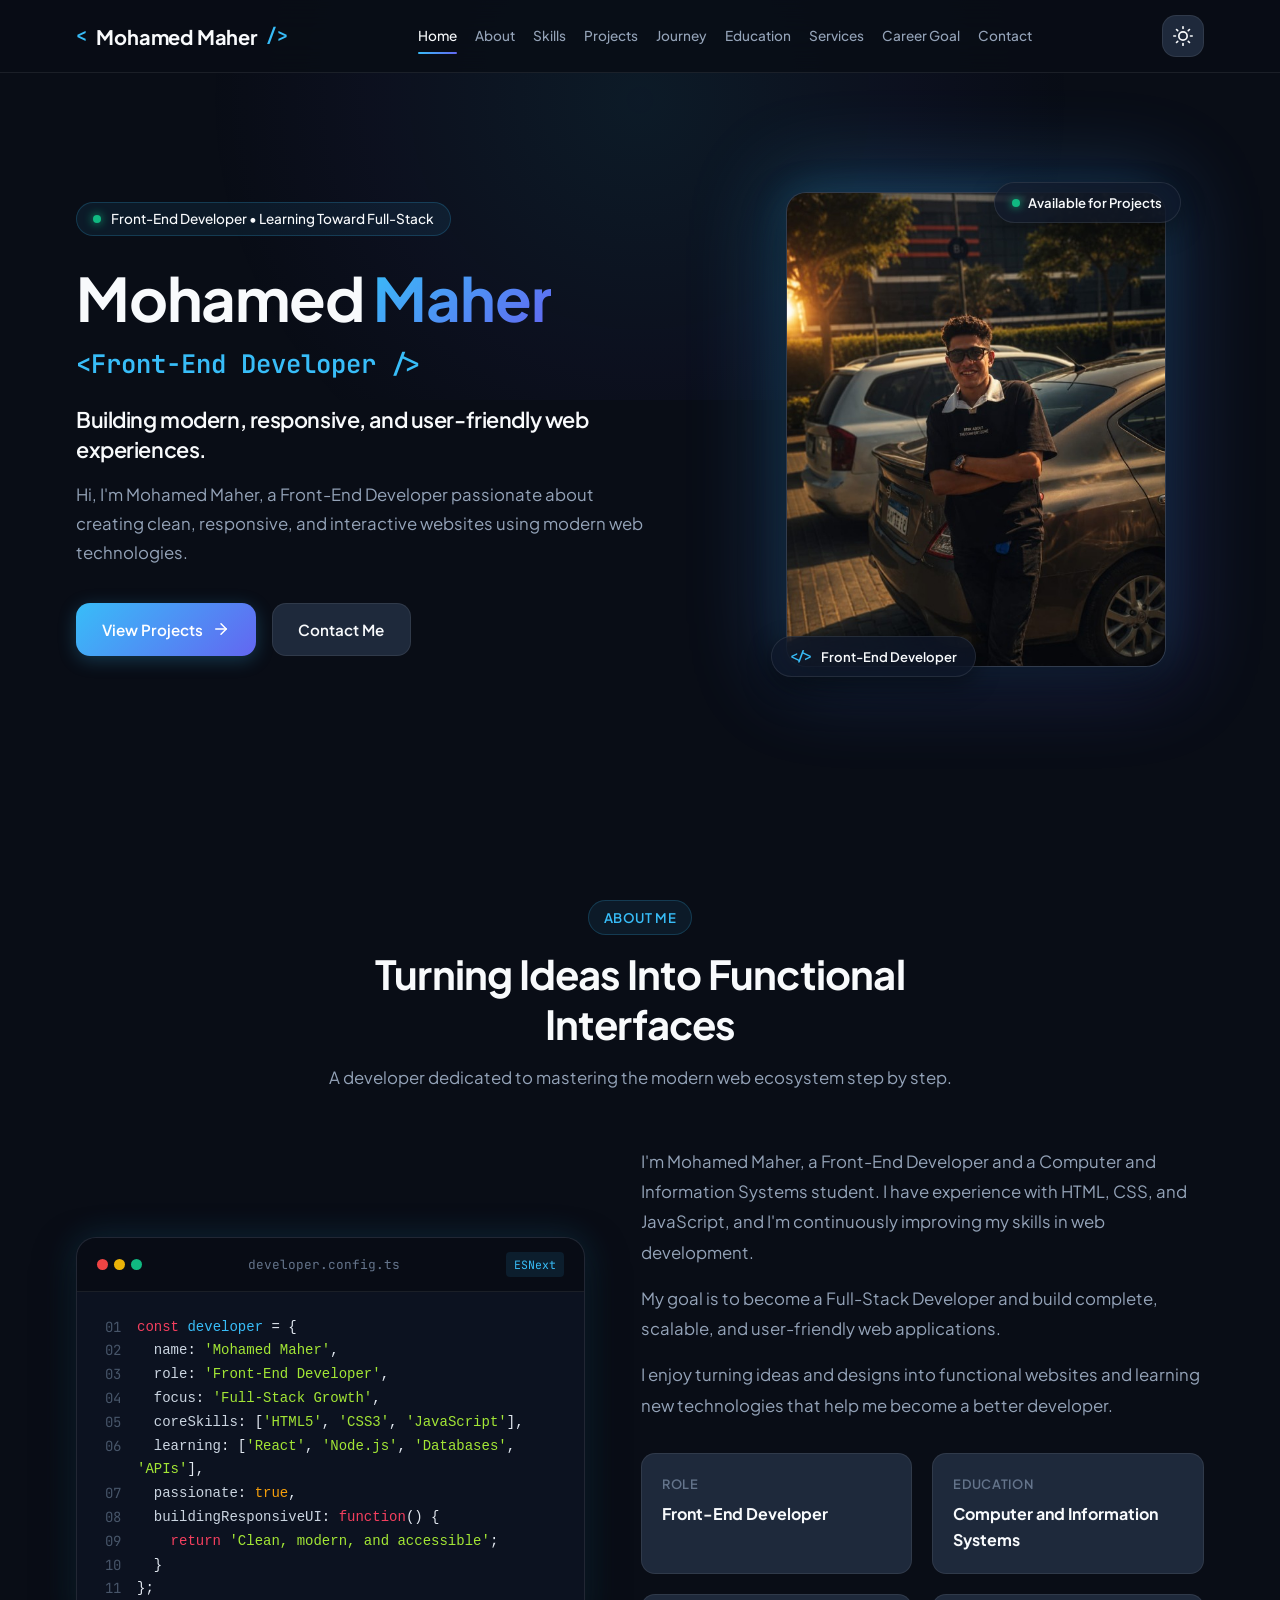
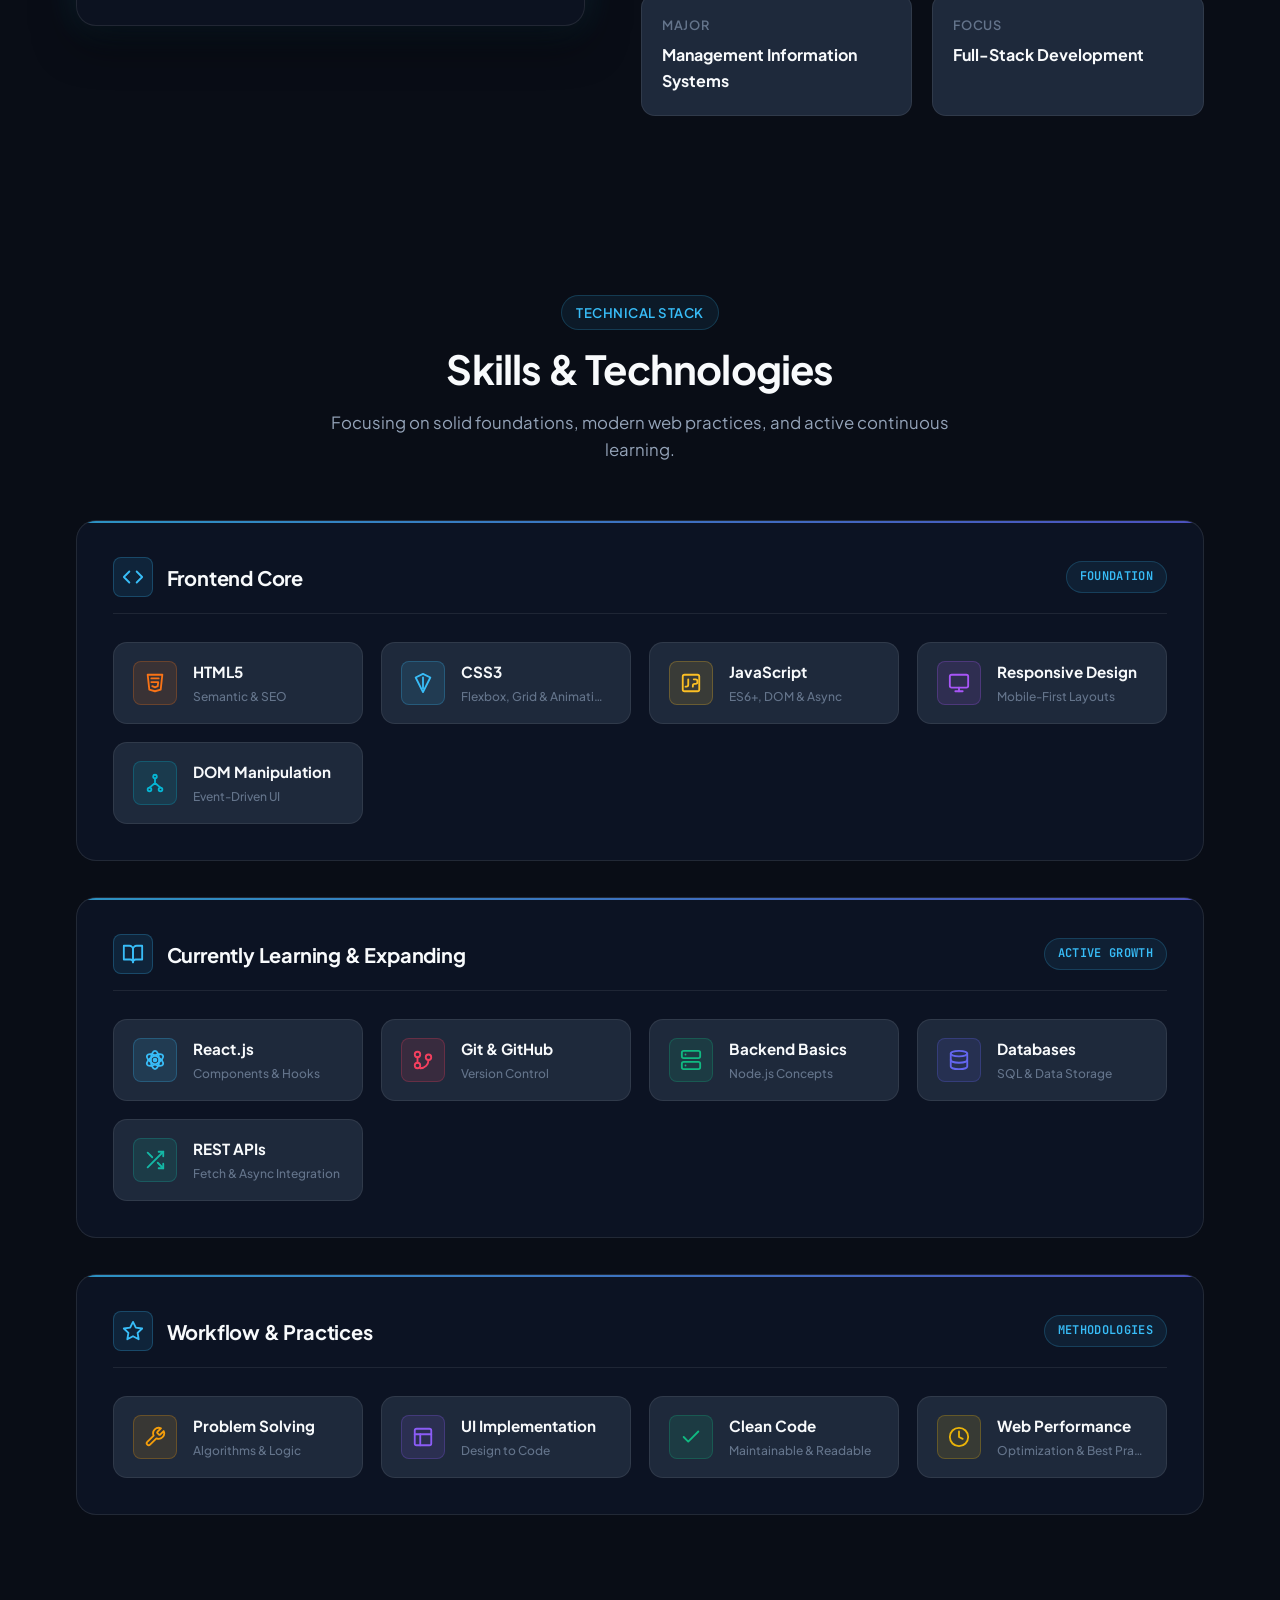
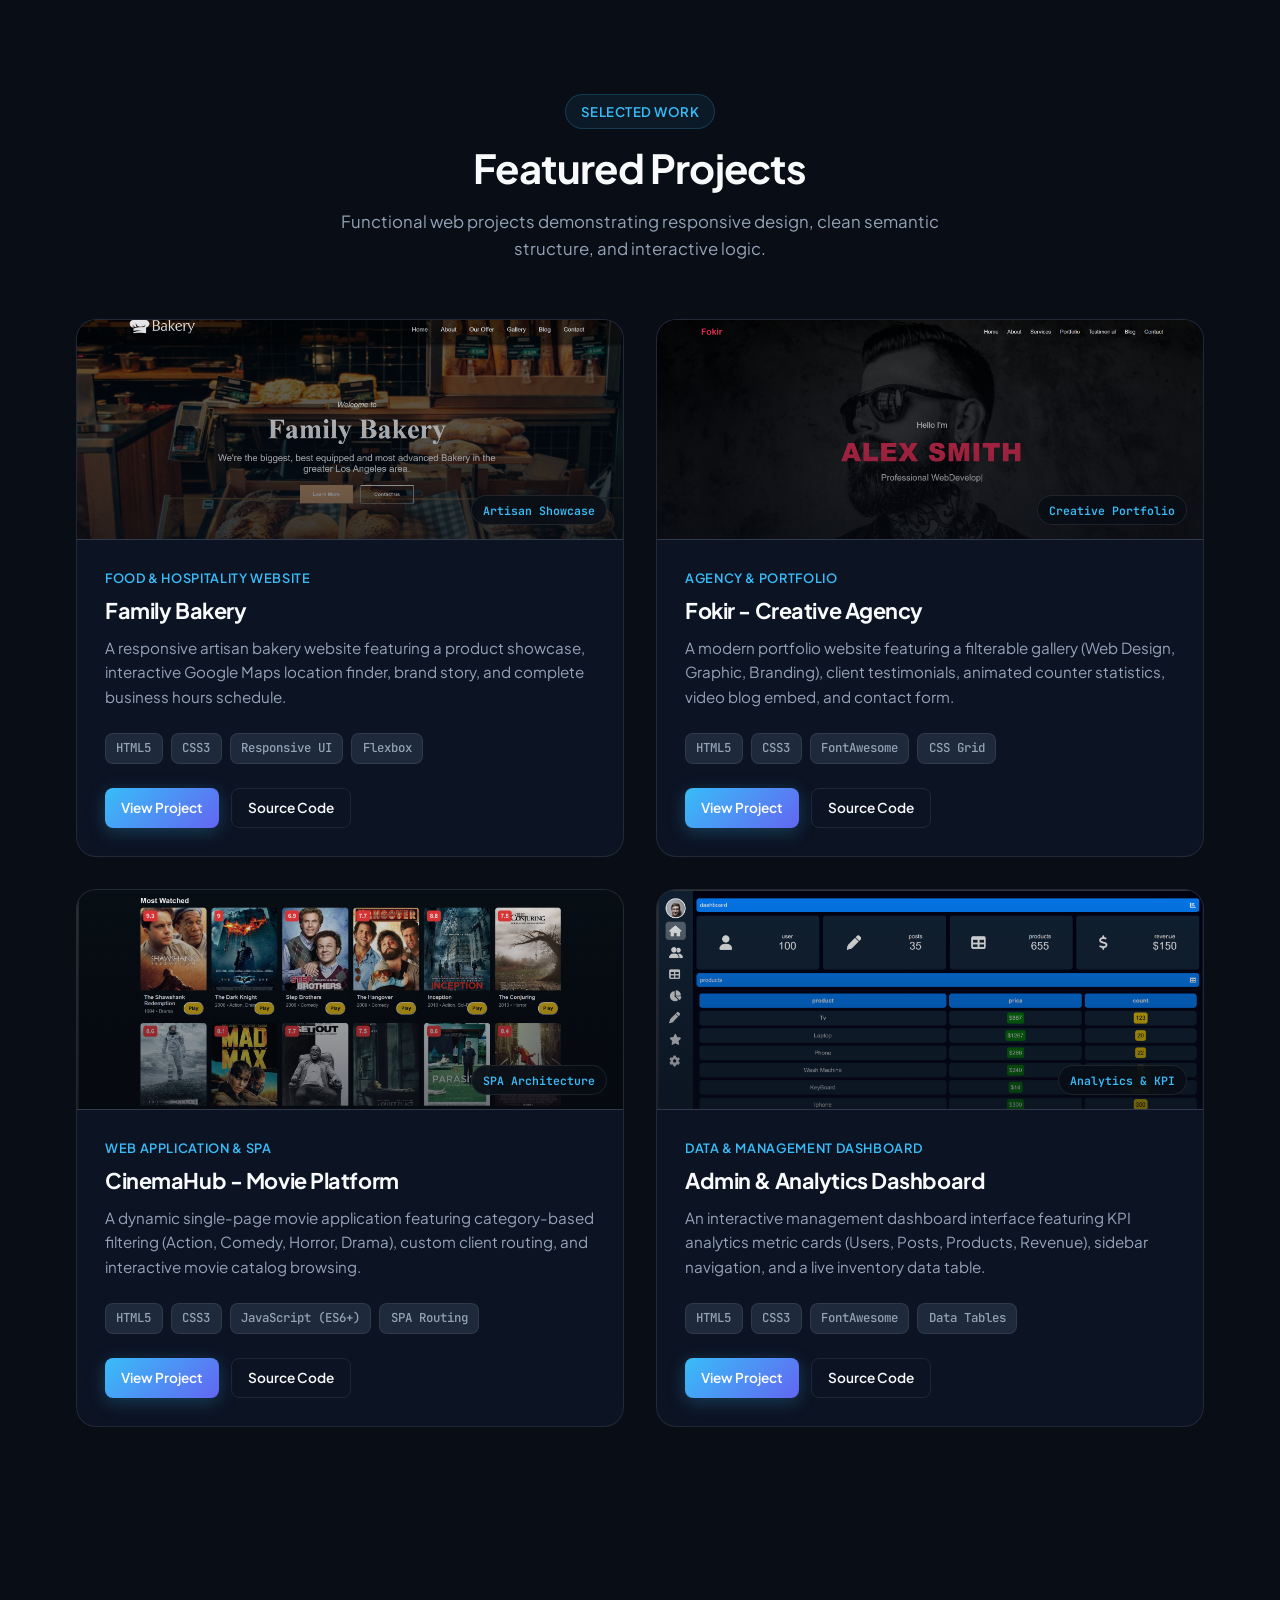
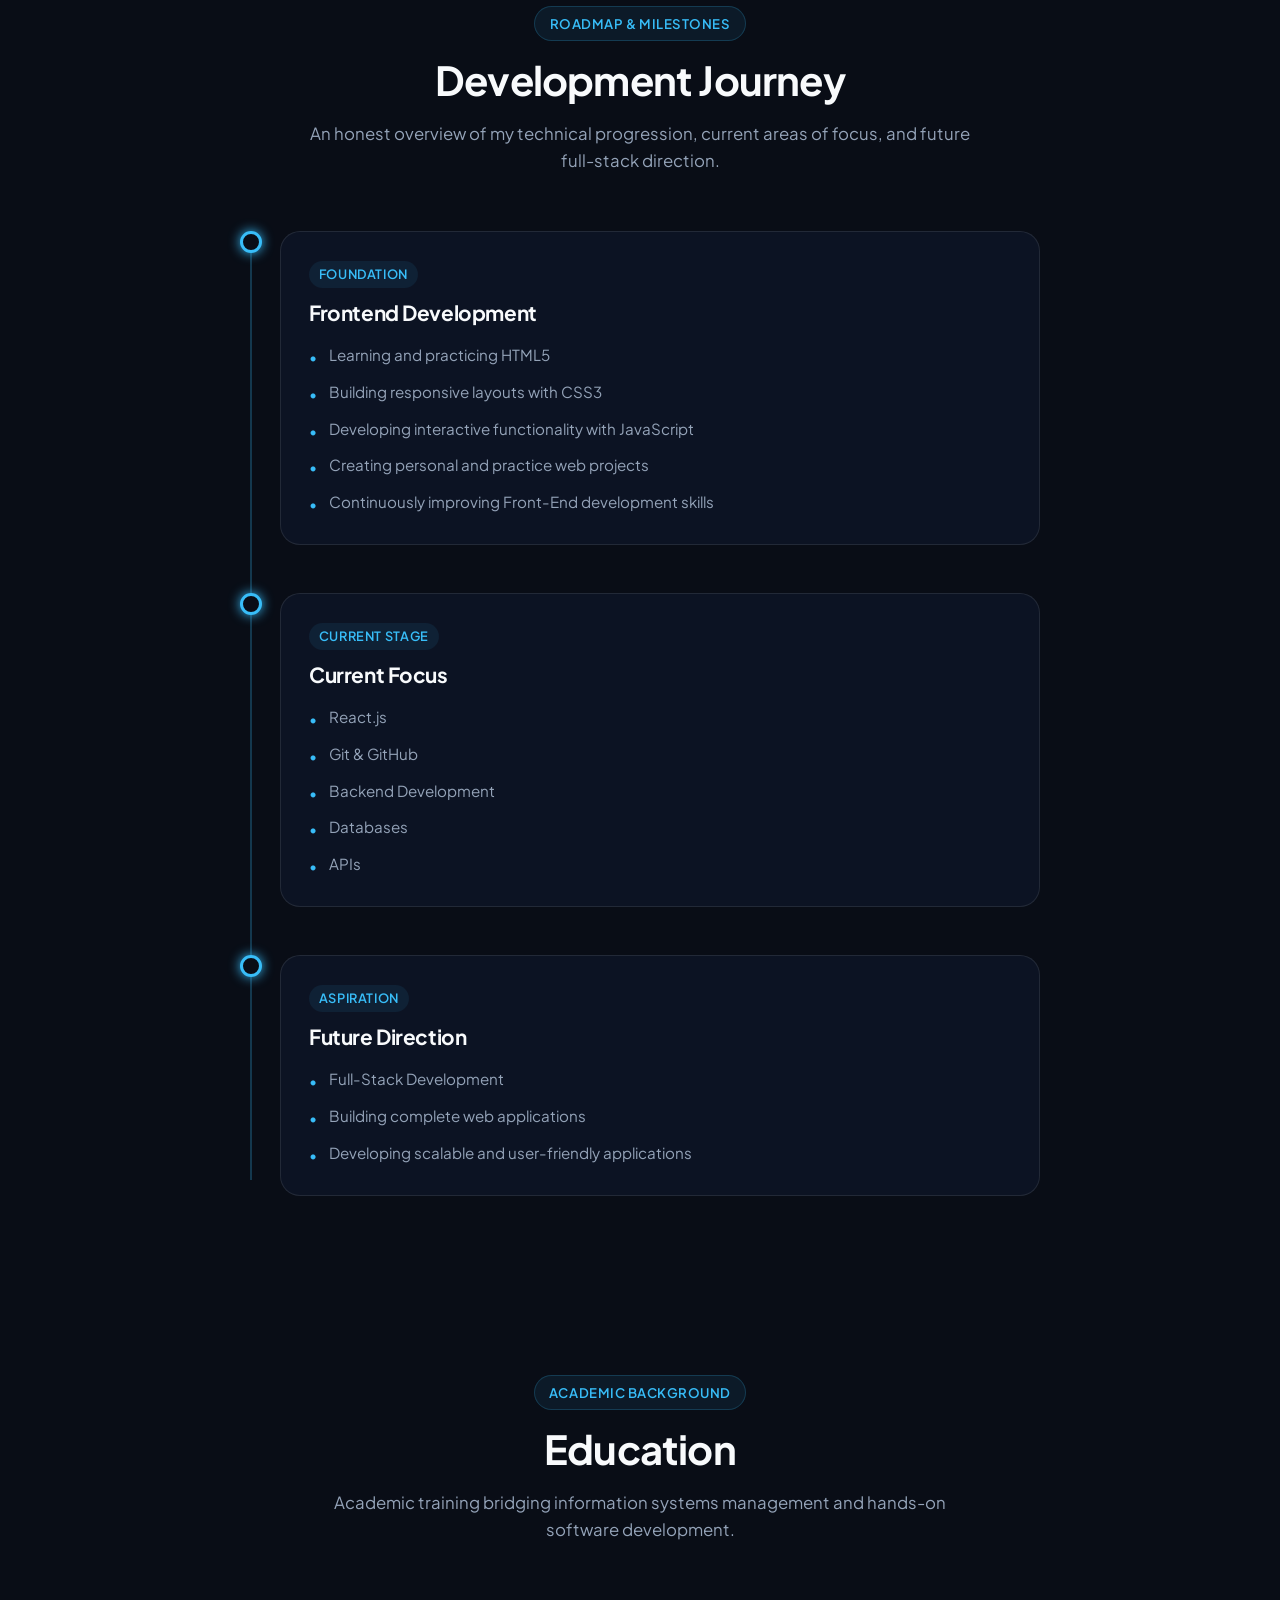
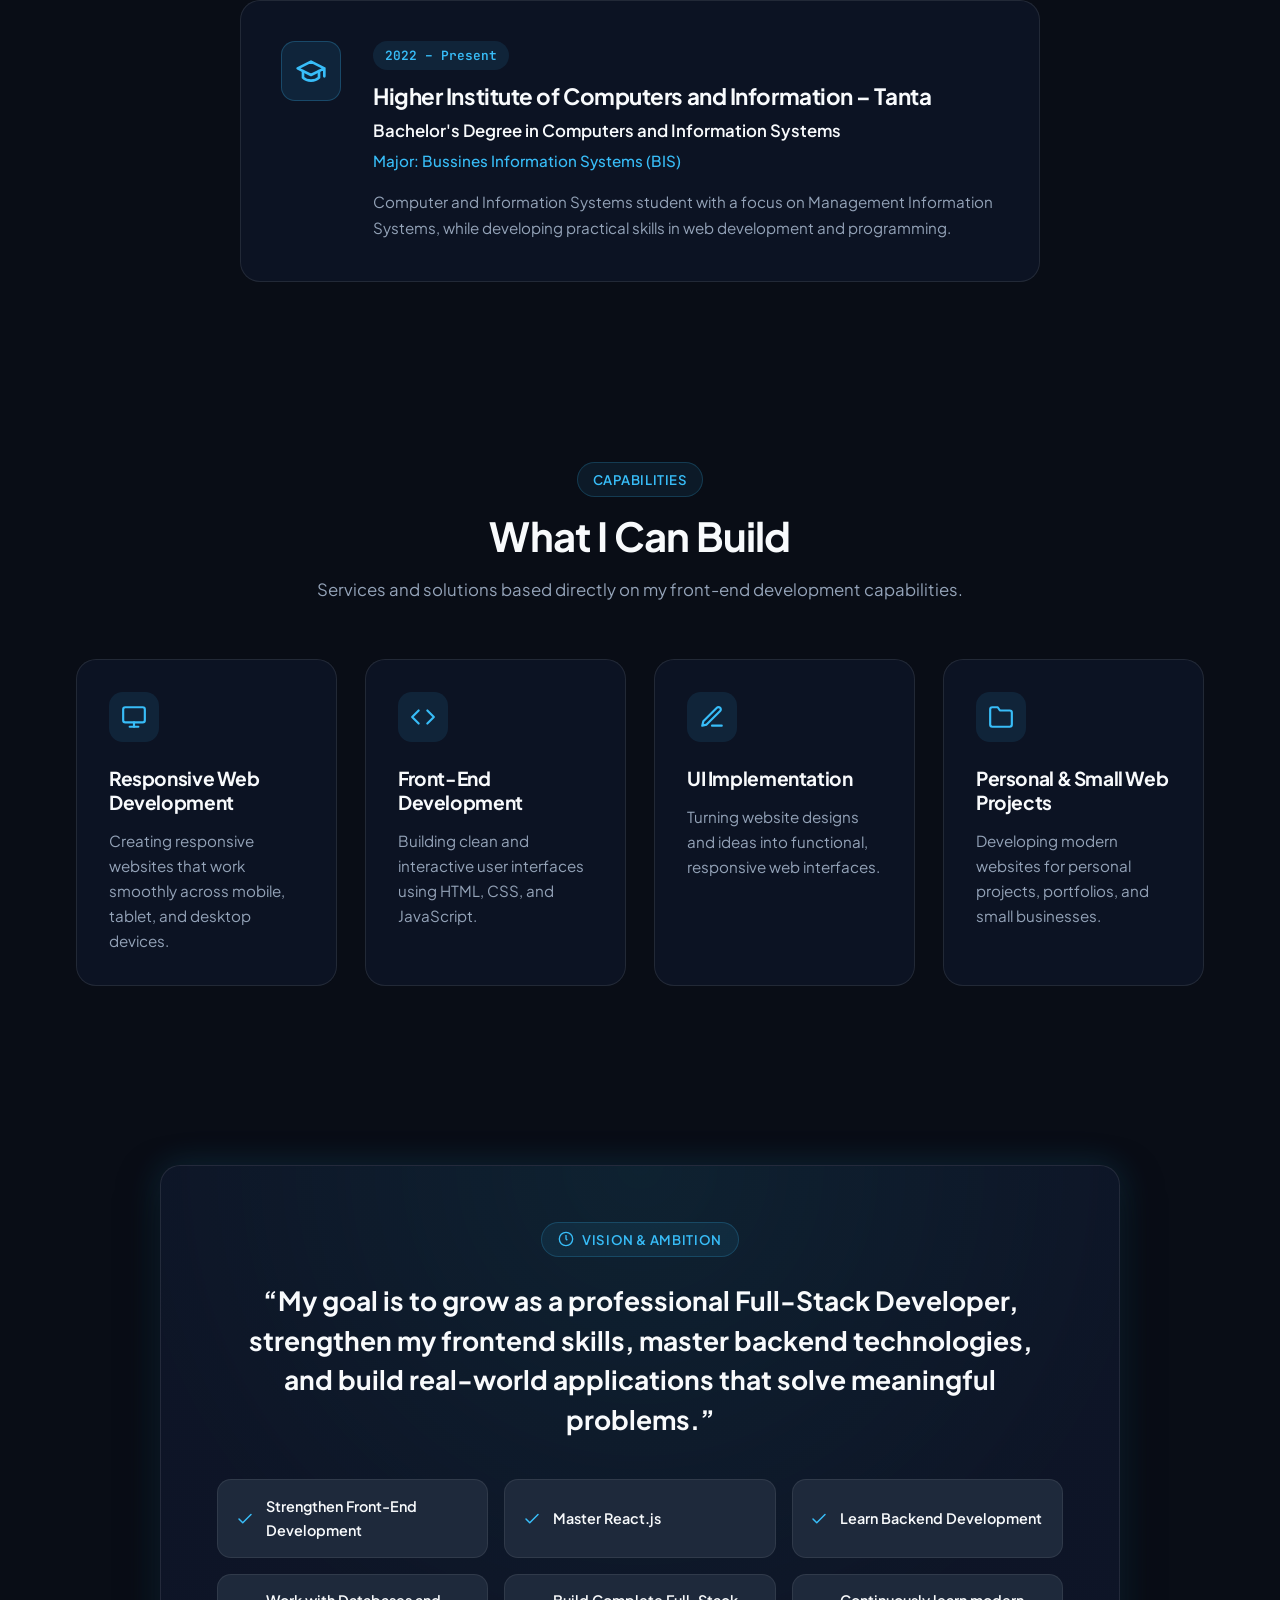
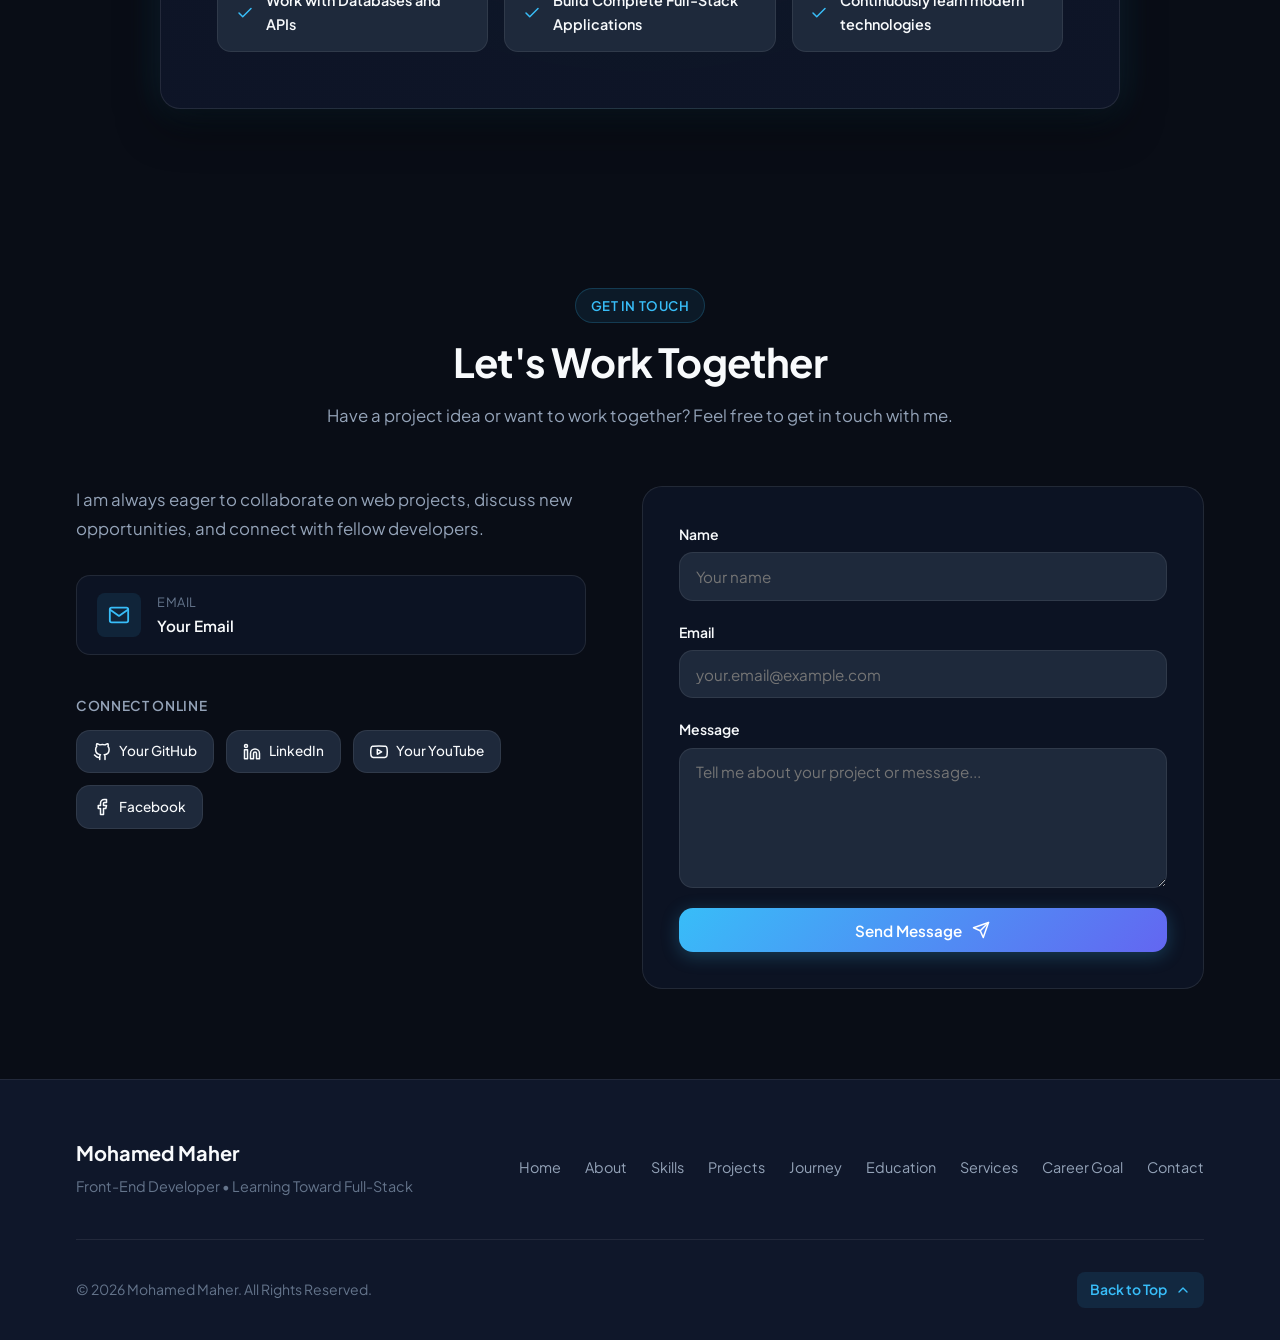
<file: index.html>
<!doctype html>
<html lang="en" data-theme="dark">
  <head>
    <meta charset="UTF-8" />
    <meta name="viewport" content="width=device-width, initial-scale=1.0" />

    <!-- SEO Meta Tags -->
    <title>Mohamed Maher Kmal | Front-End Developer</title>
    <meta
      name="description"
      content="Mohamed Maher is a Front-End Developer and Computer and Information Systems student focused on building modern, responsive, and user-friendly web experiences."
    />
    <meta
      name="keywords"
      content="Mohamed Maher Kmal, Front-End Developer, Web Developer, Portfolio, HTML5, CSS3, JavaScript, Full-Stack Journey"
    />
    <meta name="author" content="Mohamed Maher Kmal" />
    <meta name="robots" content="index, follow" />

    <!-- Open Graph Meta Tags -->
    <meta property="og:title" content="Mohamed Maher | Front-End Developer" />
    <meta
      property="og:description"
      content="Building modern, responsive, and user-friendly web experiences."
    />
    <meta property="og:type" content="website" />
    <meta property="og:image" content="assets/profile.jpg" />

    <!-- Favicon -->
    <link rel="icon" type="image/jpeg" href="assets/profile.jpg" />

    <!-- Google Fonts Preconnect & Stylesheet -->
    <link rel="preconnect" href="https://fonts.googleapis.com" />
    <link rel="preconnect" href="https://fonts.gstatic.com" crossorigin />
    <link
      href="https://fonts.googleapis.com/css2?family=JetBrains+Mono:wght@400;500;600;700&family=Plus+Jakarta+Sans:wght@400;500;600;700;800&display=swap"
      rel="stylesheet"
    />

    <!-- Stylesheet -->
    <link rel="stylesheet" href="css/style.css" />
  </head>

  <body>
    <!-- ======================================================================
       NAVIGATION BAR
       ====================================================================== -->
    <header class="navbar">
      <div class="container nav-container">
        <a href="#home" class="nav-logo" aria-label="Mohamed Maher Home">
          <span class="nav-logo-tag">&lt;</span>
          <span>Mohamed Maher</span>
          <span class="nav-logo-tag">/&gt;</span>
        </a>

        <!-- Desktop & Mobile Navigation Links -->
        <nav id="nav-menu" class="nav-menu" aria-label="Main Navigation">
          <a href="#home" class="nav-link active">Home</a>
          <a href="#about" class="nav-link">About</a>
          <a href="#skills" class="nav-link">Skills</a>
          <a href="#projects" class="nav-link">Projects</a>
          <a href="#journey" class="nav-link">Journey</a>
          <a href="#education" class="nav-link">Education</a>
          <a href="#services" class="nav-link">Services</a>
          <a href="#career-goal" class="nav-link">Career Goal</a>
          <a href="#contact" class="nav-link">Contact</a>
        </nav>

        <!-- Navigation Action Controls -->
        <div class="nav-actions">
          <!-- Dark / Light Theme Toggle -->
          <button
            id="theme-toggle"
            class="theme-toggle"
            aria-label="Toggle Theme Mode"
            title="Switch between Dark and Light mode"
          >
            <!-- Sun Icon (for Dark Mode) -->
            <svg
              class="theme-icon-sun"
              xmlns="http://www.w3.org/2000/svg"
              viewBox="0 0 24 24"
              fill="none"
              stroke="currentColor"
              stroke-width="2"
              stroke-linecap="round"
              stroke-linejoin="round"
            >
              <circle cx="12" cy="12" r="5"></circle>
              <line x1="12" y1="1" x2="12" y2="3"></line>
              <line x1="12" y1="21" x2="12" y2="23"></line>
              <line x1="4.22" y1="4.22" x2="5.64" y2="5.64"></line>
              <line x1="18.36" y1="18.36" x2="19.78" y2="19.78"></line>
              <line x1="1" y1="12" x2="3" y2="12"></line>
              <line x1="21" y1="12" x2="23" y2="12"></line>
              <line x1="4.22" y1="19.78" x2="5.64" y2="18.36"></line>
              <line x1="18.36" y1="5.64" x2="19.78" y2="4.22"></line>
            </svg>
            <!-- Moon Icon (for Light Mode) -->
            <svg
              class="theme-icon-moon"
              xmlns="http://www.w3.org/2000/svg"
              viewBox="0 0 24 24"
              fill="none"
              stroke="currentColor"
              stroke-width="2"
              stroke-linecap="round"
              stroke-linejoin="round"
            >
              <path d="M21 12.79A9 9 0 1 1 11.21 3 7 7 0 0 0 21 12.79z"></path>
            </svg>
          </button>

          <!-- Mobile Hamburger Toggle -->
          <button
            id="mobile-toggle"
            class="mobile-toggle"
            aria-label="Toggle navigation menu"
            aria-expanded="false"
          >
            <span></span>
            <span></span>
            <span></span>
          </button>
        </div>
      </div>
    </header>

    <!-- Mobile Drawer Overlay -->
    <div id="mobile-overlay" class="mobile-overlay" aria-hidden="true"></div>

    <main>
      <!-- ====================================================================
         1. HERO SECTION
         ==================================================================== -->
      <section id="home" class="hero section">
        <div class="container">
          <div class="hero-grid">
            <!-- Hero Text Content -->
            <div class="hero-content reveal">
              <div class="hero-status-pill">
                <span class="status-dot"></span>
                <span
                  >Front-End Developer &bull; Learning Toward Full-Stack</span
                >
              </div>

              <h1 class="hero-title">
                Mohamed <span class="gradient-text">Maher</span>
              </h1>

              <div class="hero-role">&lt;Front-End Developer /&gt;</div>

              <h2 class="hero-headline">
                Building modern, responsive, and user-friendly web experiences.
              </h2>

              <p class="hero-intro">
                Hi, I'm Mohamed Maher, a Front-End Developer passionate about
                creating clean, responsive, and interactive websites using
                modern web technologies.
              </p>

              <div class="hero-cta-group">
                <a href="#projects" class="btn btn-primary">
                  <span>View Projects</span>
                  <svg
                    class="btn-icon"
                    xmlns="http://www.w3.org/2000/svg"
                    viewBox="0 0 24 24"
                    fill="none"
                    stroke="currentColor"
                    stroke-width="2"
                    stroke-linecap="round"
                    stroke-linejoin="round"
                  >
                    <line x1="5" y1="12" x2="19" y2="12"></line>
                    <polyline points="12 5 19 12 12 19"></polyline>
                  </svg>
                </a>
                <a href="#contact" class="btn btn-secondary">
                  <span>Contact Me</span>
                </a>
              </div>
            </div>

            <!-- Hero Visual: Profile Photo Frame with Ambient Glow & Floating Badges -->
            <div class="hero-visual reveal delay-1">
              <div class="hero-photo-wrapper">
                <div class="hero-photo-frame">
                  <img
                    src="assets/profile.jpg"
                    alt="Mohamed Maher - Front-End Developer"
                    onerror="
                      this.onerror = null;
                      this.src = 'assets/profile.svg';
                    "
                    loading="eager"
                  />
                </div>
                <div class="hero-photo-glow"></div>

                <!-- Floating Interactive Badges -->
                <div class="hero-floating-badge badge-top-right">
                  <div class="badge-icon-dot"></div>
                  <span>Available for Projects</span>
                </div>
                <div class="hero-floating-badge badge-bottom-left">
                  <span class="badge-role-tag">&lt;/&gt;</span>
                  <span>Front-End Developer</span>
                </div>
              </div>
            </div>
          </div>
        </div>
      </section>

      <!-- ====================================================================
         2. ABOUT SECTION
         ==================================================================== -->
      <section id="about" class="section">
        <div class="container">
          <div class="section-header reveal">
            <span class="section-badge">About Me</span>
            <h2 class="section-title">
              Turning Ideas Into Functional Interfaces
            </h2>
            <p class="section-description">
              A developer dedicated to mastering the modern web ecosystem step
              by step.
            </p>
          </div>

          <div class="about-grid">
            <!-- Developer Code Mockup Visual -->
            <div class="about-visual reveal">
              <div class="code-mockup-card">
                <div class="mockup-header">
                  <div class="mockup-dots">
                    <span class="mockup-dot dot-red"></span>
                    <span class="mockup-dot dot-yellow"></span>
                    <span class="mockup-dot dot-green"></span>
                  </div>
                  <div class="mockup-title">developer.config.ts</div>
                  <div class="mockup-badge">ESNext</div>
                </div>

                <div class="mockup-body">
                  <div class="code-line">
                    <span class="line-num">01</span>
                    <code
                      ><span class="token-kw">const</span>
                      <span class="token-var">developer</span> = {</code
                    >
                  </div>
                  <div class="code-line">
                    <span class="line-num">02</span>
                    <code
                      >&nbsp;&nbsp;<span class="token-prop">name</span>:
                      <span class="token-str">'Mohamed Maher'</span>,</code
                    >
                  </div>
                  <div class="code-line">
                    <span class="line-num">03</span>
                    <code
                      >&nbsp;&nbsp;<span class="token-prop">role</span>:
                      <span class="token-str">'Front-End Developer'</span
                      >,</code
                    >
                  </div>
                  <div class="code-line">
                    <span class="line-num">04</span>
                    <code
                      >&nbsp;&nbsp;<span class="token-prop">focus</span>:
                      <span class="token-str">'Full-Stack Growth'</span>,</code
                    >
                  </div>
                  <div class="code-line">
                    <span class="line-num">05</span>
                    <code
                      >&nbsp;&nbsp;<span class="token-prop">coreSkills</span>:
                      [<span class="token-str">'HTML5'</span>,
                      <span class="token-str">'CSS3'</span>,
                      <span class="token-str">'JavaScript'</span>],</code
                    >
                  </div>
                  <div class="code-line">
                    <span class="line-num">06</span>
                    <code
                      >&nbsp;&nbsp;<span class="token-prop">learning</span>:
                      [<span class="token-str">'React'</span>,
                      <span class="token-str">'Node.js'</span>,
                      <span class="token-str">'Databases'</span>,
                      <span class="token-str">'APIs'</span>],</code
                    >
                  </div>
                  <div class="code-line">
                    <span class="line-num">07</span>
                    <code
                      >&nbsp;&nbsp;<span class="token-prop">passionate</span>:
                      <span class="token-bool">true</span>,</code
                    >
                  </div>
                  <div class="code-line">
                    <span class="line-num">08</span>
                    <code
                      >&nbsp;&nbsp;<span class="token-prop"
                        >buildingResponsiveUI</span
                      >: <span class="token-kw">function</span>() {</code
                    >
                  </div>
                  <div class="code-line">
                    <span class="line-num">09</span>
                    <code
                      >&nbsp;&nbsp;&nbsp;&nbsp;<span class="token-kw"
                        >return</span
                      >
                      <span class="token-str"
                        >'Clean, modern, and accessible'</span
                      >;</code
                    >
                  </div>
                  <div class="code-line">
                    <span class="line-num">10</span>
                    <code>&nbsp;&nbsp;}</code>
                  </div>
                  <div class="code-line">
                    <span class="line-num">11</span>
                    <code>};</code>
                  </div>
                </div>
              </div>
            </div>

            <!-- About Bio Content & Highlights -->
            <div class="about-content reveal delay-1">
              <div class="about-bio">
                <p>
                  I'm Mohamed Maher, a Front-End Developer and a Computer and
                  Information Systems student. I have experience with HTML, CSS,
                  and JavaScript, and I'm continuously improving my skills in
                  web development.
                </p>
                <p>
                  My goal is to become a Full-Stack Developer and build
                  complete, scalable, and user-friendly web applications.
                </p>
                <p>
                  I enjoy turning ideas and designs into functional websites and
                  learning new technologies that help me become a better
                  developer.
                </p>
              </div>

              <!-- About Highlight Cards -->
              <div class="about-highlights-grid">
                <div class="highlight-card">
                  <div class="highlight-label">Role</div>
                  <div class="highlight-value">Front-End Developer</div>
                </div>

                <div class="highlight-card">
                  <div class="highlight-label">Education</div>
                  <div class="highlight-value">
                    Computer and Information Systems
                  </div>
                </div>

                <div class="highlight-card">
                  <div class="highlight-label">Major</div>
                  <div class="highlight-value">
                    Management Information Systems
                  </div>
                </div>

                <div class="highlight-card">
                  <div class="highlight-label">Focus</div>
                  <div class="highlight-value">Full-Stack Development</div>
                </div>
              </div>
            </div>
          </div>
        </div>
      </section>

      <!-- ====================================================================
         3. SKILLS SECTION
         ==================================================================== -->
      <section id="skills" class="section">
        <div class="container">
          <div class="section-header reveal">
            <span class="section-badge">Technical Stack</span>
            <h2 class="section-title">Skills & Technologies</h2>
            <p class="section-description">
              Focusing on solid foundations, modern web practices, and active
              continuous learning.
            </p>
          </div>

          <div class="skills-container">
            <!-- 1. Frontend Category -->
            <div class="skills-category-group reveal">
              <div class="category-header">
                <div class="category-title-group">
                  <div class="category-icon-wrap">
                    <svg
                      class="category-icon"
                      xmlns="http://www.w3.org/2000/svg"
                      viewBox="0 0 24 24"
                      fill="none"
                      stroke="currentColor"
                      stroke-width="2"
                      stroke-linecap="round"
                      stroke-linejoin="round"
                    >
                      <polyline points="16 18 22 12 16 6"></polyline>
                      <polyline points="8 6 2 12 8 18"></polyline>
                    </svg>
                  </div>
                  <div>
                    <h3 class="category-title">Frontend Core</h3>
                  </div>
                </div>
                <span class="category-badge">Foundation</span>
              </div>

              <div class="skills-grid">
                <div class="skill-card">
                  <div class="skill-icon-wrap icon-html">
                    <svg
                      class="skill-icon"
                      xmlns="http://www.w3.org/2000/svg"
                      viewBox="0 0 24 24"
                      fill="none"
                      stroke="currentColor"
                      stroke-width="2"
                      stroke-linecap="round"
                      stroke-linejoin="round"
                    >
                      <path d="M4 3l1.8 16.2L12 21l6.2-1.8L20 3H4z"></path>
                      <path d="M8 7h8M8 11h7.5l-.5 4.5L12 16.7l-3-1.2"></path>
                    </svg>
                  </div>
                  <div class="skill-info">
                    <span class="skill-name">HTML5</span>
                    <span class="skill-level">Semantic &amp; SEO</span>
                  </div>
                </div>

                <div class="skill-card">
                  <div class="skill-icon-wrap icon-css">
                    <svg
                      class="skill-icon"
                      xmlns="http://www.w3.org/2000/svg"
                      viewBox="0 0 24 24"
                      fill="none"
                      stroke="currentColor"
                      stroke-width="2"
                      stroke-linecap="round"
                      stroke-linejoin="round"
                    >
                      <path d="M12 2l8 4-8 16-8-16 8-4z"></path>
                      <path d="M12 6v12"></path>
                    </svg>
                  </div>
                  <div class="skill-info">
                    <span class="skill-name">CSS3</span>
                    <span class="skill-level"
                      >Flexbox, Grid &amp; Animations</span
                    >
                  </div>
                </div>

                <div class="skill-card">
                  <div class="skill-icon-wrap icon-js">
                    <svg
                      class="skill-icon"
                      xmlns="http://www.w3.org/2000/svg"
                      viewBox="0 0 24 24"
                      fill="none"
                      stroke="currentColor"
                      stroke-width="2"
                      stroke-linecap="round"
                      stroke-linejoin="round"
                    >
                      <rect x="3" y="3" width="18" height="18" rx="2"></rect>
                      <path
                        d="M9 8v6a2 2 0 0 1-2 2H6m9-8h2a2 2 0 0 1 2 2v1a2 2 0 0 1-2 2h-1a2 2 0 0 0-2 2v1"
                      ></path>
                    </svg>
                  </div>
                  <div class="skill-info">
                    <span class="skill-name">JavaScript</span>
                    <span class="skill-level">ES6+, DOM &amp; Async</span>
                  </div>
                </div>

                <div class="skill-card">
                  <div class="skill-icon-wrap icon-responsive">
                    <svg
                      class="skill-icon"
                      xmlns="http://www.w3.org/2000/svg"
                      viewBox="0 0 24 24"
                      fill="none"
                      stroke="currentColor"
                      stroke-width="2"
                      stroke-linecap="round"
                      stroke-linejoin="round"
                    >
                      <rect
                        x="2"
                        y="3"
                        width="20"
                        height="14"
                        rx="2"
                        ry="2"
                      ></rect>
                      <line x1="8" y1="21" x2="16" y2="21"></line>
                      <line x1="12" y1="17" x2="12" y2="21"></line>
                    </svg>
                  </div>
                  <div class="skill-info">
                    <span class="skill-name">Responsive Design</span>
                    <span class="skill-level">Mobile-First Layouts</span>
                  </div>
                </div>

                <div class="skill-card">
                  <div class="skill-icon-wrap icon-dom">
                    <svg
                      class="skill-icon"
                      xmlns="http://www.w3.org/2000/svg"
                      viewBox="0 0 24 24"
                      fill="none"
                      stroke="currentColor"
                      stroke-width="2"
                      stroke-linecap="round"
                      stroke-linejoin="round"
                    >
                      <circle cx="12" cy="5" r="2"></circle>
                      <circle cx="6" cy="19" r="2"></circle>
                      <circle cx="18" cy="19" r="2"></circle>
                      <path d="M12 7v5M12 12l-6 5M12 12l6 5"></path>
                    </svg>
                  </div>
                  <div class="skill-info">
                    <span class="skill-name">DOM Manipulation</span>
                    <span class="skill-level">Event-Driven UI</span>
                  </div>
                </div>
              </div>
            </div>

            <!-- 2. Currently Learning Category -->
            <div class="skills-category-group reveal delay-1">
              <div class="category-header">
                <div class="category-title-group">
                  <div class="category-icon-wrap">
                    <svg
                      class="category-icon"
                      xmlns="http://www.w3.org/2000/svg"
                      viewBox="0 0 24 24"
                      fill="none"
                      stroke="currentColor"
                      stroke-width="2"
                      stroke-linecap="round"
                      stroke-linejoin="round"
                    >
                      <path d="M2 3h6a4 4 0 0 1 4 4v14a3 3 0 0 0-3-3H2z"></path>
                      <path
                        d="M22 3h-6a4 4 0 0 0-4 4v14a3 3 0 0 1 3-3h7z"
                      ></path>
                    </svg>
                  </div>
                  <div>
                    <h3 class="category-title">
                      Currently Learning &amp; Expanding
                    </h3>
                  </div>
                </div>
                <span class="category-badge">Active Growth</span>
              </div>

              <div class="skills-grid">
                <div class="skill-card">
                  <div class="skill-icon-wrap icon-react">
                    <svg
                      class="skill-icon"
                      xmlns="http://www.w3.org/2000/svg"
                      viewBox="0 0 24 24"
                      fill="none"
                      stroke="currentColor"
                      stroke-width="2"
                      stroke-linecap="round"
                      stroke-linejoin="round"
                    >
                      <ellipse
                        cx="12"
                        cy="12"
                        rx="10"
                        ry="4.5"
                        transform="rotate(30 12 12)"
                      ></ellipse>
                      <ellipse
                        cx="12"
                        cy="12"
                        rx="10"
                        ry="4.5"
                        transform="rotate(90 12 12)"
                      ></ellipse>
                      <ellipse
                        cx="12"
                        cy="12"
                        rx="10"
                        ry="4.5"
                        transform="rotate(150 12 12)"
                      ></ellipse>
                      <circle
                        cx="12"
                        cy="12"
                        r="1.5"
                        fill="currentColor"
                      ></circle>
                    </svg>
                  </div>
                  <div class="skill-info">
                    <span class="skill-name">React.js</span>
                    <span class="skill-level">Components &amp; Hooks</span>
                  </div>
                </div>

                <div class="skill-card">
                  <div class="skill-icon-wrap icon-git">
                    <svg
                      class="skill-icon"
                      xmlns="http://www.w3.org/2000/svg"
                      viewBox="0 0 24 24"
                      fill="none"
                      stroke="currentColor"
                      stroke-width="2"
                      stroke-linecap="round"
                      stroke-linejoin="round"
                    >
                      <circle cx="6" cy="6" r="3"></circle>
                      <circle cx="6" cy="18" r="3"></circle>
                      <circle cx="18" cy="9" r="3"></circle>
                      <line x1="6" y1="9" x2="6" y2="15"></line>
                      <path d="M18 12a9 9 0 0 1-9 9"></path>
                    </svg>
                  </div>
                  <div class="skill-info">
                    <span class="skill-name">Git &amp; GitHub</span>
                    <span class="skill-level">Version Control</span>
                  </div>
                </div>

                <div class="skill-card">
                  <div class="skill-icon-wrap icon-backend">
                    <svg
                      class="skill-icon"
                      xmlns="http://www.w3.org/2000/svg"
                      viewBox="0 0 24 24"
                      fill="none"
                      stroke="currentColor"
                      stroke-width="2"
                      stroke-linecap="round"
                      stroke-linejoin="round"
                    >
                      <rect
                        x="2"
                        y="2"
                        width="20"
                        height="8"
                        rx="2"
                        ry="2"
                      ></rect>
                      <rect
                        x="2"
                        y="14"
                        width="20"
                        height="8"
                        rx="2"
                        ry="2"
                      ></rect>
                      <line x1="6" y1="6" x2="6.01" y2="6"></line>
                      <line x1="6" y1="18" x2="6.01" y2="18"></line>
                    </svg>
                  </div>
                  <div class="skill-info">
                    <span class="skill-name">Backend Basics</span>
                    <span class="skill-level">Node.js Concepts</span>
                  </div>
                </div>

                <div class="skill-card">
                  <div class="skill-icon-wrap icon-db">
                    <svg
                      class="skill-icon"
                      xmlns="http://www.w3.org/2000/svg"
                      viewBox="0 0 24 24"
                      fill="none"
                      stroke="currentColor"
                      stroke-width="2"
                      stroke-linecap="round"
                      stroke-linejoin="round"
                    >
                      <ellipse cx="12" cy="5" rx="9" ry="3"></ellipse>
                      <path d="M21 12c0 1.66-4 3-9 3s-9-1.34-9-3"></path>
                      <path d="M3 5v14c0 1.66 4 3 9 3s9-1.34 9-3V5"></path>
                    </svg>
                  </div>
                  <div class="skill-info">
                    <span class="skill-name">Databases</span>
                    <span class="skill-level">SQL &amp; Data Storage</span>
                  </div>
                </div>

                <div class="skill-card">
                  <div class="skill-icon-wrap icon-api">
                    <svg
                      class="skill-icon"
                      xmlns="http://www.w3.org/2000/svg"
                      viewBox="0 0 24 24"
                      fill="none"
                      stroke="currentColor"
                      stroke-width="2"
                      stroke-linecap="round"
                      stroke-linejoin="round"
                    >
                      <polyline points="16 3 21 3 21 8"></polyline>
                      <line x1="4" y1="20" x2="21" y2="3"></line>
                      <polyline points="21 16 21 21 16 21"></polyline>
                      <line x1="15" y1="15" x2="21" y2="21"></line>
                      <line x1="4" y1="4" x2="9" y2="9"></line>
                    </svg>
                  </div>
                  <div class="skill-info">
                    <span class="skill-name">REST APIs</span>
                    <span class="skill-level"
                      >Fetch &amp; Async Integration</span
                    >
                  </div>
                </div>
              </div>
            </div>

            <!-- 3. Methodologies Category -->
            <div class="skills-category-group reveal delay-2">
              <div class="category-header">
                <div class="category-title-group">
                  <div class="category-icon-wrap">
                    <svg
                      class="category-icon"
                      xmlns="http://www.w3.org/2000/svg"
                      viewBox="0 0 24 24"
                      fill="none"
                      stroke="currentColor"
                      stroke-width="2"
                      stroke-linecap="round"
                      stroke-linejoin="round"
                    >
                      <polygon
                        points="12 2 15.09 8.26 22 9.27 17 14.14 18.18 21.02 12 17.77 5.82 21.02 7 14.14 2 9.27 8.91 8.26 12 2"
                      ></polygon>
                    </svg>
                  </div>
                  <div>
                    <h3 class="category-title">Workflow &amp; Practices</h3>
                  </div>
                </div>
                <span class="category-badge">Methodologies</span>
              </div>

              <div class="skills-grid">
                <div class="skill-card">
                  <div class="skill-icon-wrap icon-problem">
                    <svg
                      class="skill-icon"
                      xmlns="http://www.w3.org/2000/svg"
                      viewBox="0 0 24 24"
                      fill="none"
                      stroke="currentColor"
                      stroke-width="2"
                      stroke-linecap="round"
                      stroke-linejoin="round"
                    >
                      <path
                        d="M14.7 6.3a1 1 0 0 0 0 1.4l1.6 1.6a1 1 0 0 0 1.4 0l3.77-3.77a6 6 0 0 1-7.94 7.94l-6.91 6.91a2.12 2.12 0 0 1-3-3l6.91-6.91a6 6 0 0 1 7.94-7.94l-3.76 3.76z"
                      ></path>
                    </svg>
                  </div>
                  <div class="skill-info">
                    <span class="skill-name">Problem Solving</span>
                    <span class="skill-level">Algorithms &amp; Logic</span>
                  </div>
                </div>

                <div class="skill-card">
                  <div class="skill-icon-wrap icon-ui">
                    <svg
                      class="skill-icon"
                      xmlns="http://www.w3.org/2000/svg"
                      viewBox="0 0 24 24"
                      fill="none"
                      stroke="currentColor"
                      stroke-width="2"
                      stroke-linecap="round"
                      stroke-linejoin="round"
                    >
                      <rect
                        x="3"
                        y="3"
                        width="18"
                        height="18"
                        rx="2"
                        ry="2"
                      ></rect>
                      <line x1="3" y1="9" x2="21" y2="9"></line>
                      <line x1="9" y1="21" x2="9" y2="9"></line>
                    </svg>
                  </div>
                  <div class="skill-info">
                    <span class="skill-name">UI Implementation</span>
                    <span class="skill-level">Design to Code</span>
                  </div>
                </div>

                <div class="skill-card">
                  <div class="skill-icon-wrap icon-clean">
                    <svg
                      class="skill-icon"
                      xmlns="http://www.w3.org/2000/svg"
                      viewBox="0 0 24 24"
                      fill="none"
                      stroke="currentColor"
                      stroke-width="2"
                      stroke-linecap="round"
                      stroke-linejoin="round"
                    >
                      <polyline points="20 6 9 17 4 12"></polyline>
                    </svg>
                  </div>
                  <div class="skill-info">
                    <span class="skill-name">Clean Code</span>
                    <span class="skill-level">Maintainable &amp; Readable</span>
                  </div>
                </div>

                <div class="skill-card">
                  <div class="skill-icon-wrap icon-perf">
                    <svg
                      class="skill-icon"
                      xmlns="http://www.w3.org/2000/svg"
                      viewBox="0 0 24 24"
                      fill="none"
                      stroke="currentColor"
                      stroke-width="2"
                      stroke-linecap="round"
                      stroke-linejoin="round"
                    >
                      <circle cx="12" cy="12" r="10"></circle>
                      <polyline points="12 6 12 12 16 14"></polyline>
                    </svg>
                  </div>
                  <div class="skill-info">
                    <span class="skill-name">Web Performance</span>
                    <span class="skill-level"
                      >Optimization &amp; Best Practices</span
                    >
                  </div>
                </div>
              </div>
            </div>
          </div>
        </div>
      </section>

      <!-- ====================================================================
         4. PROJECTS SECTION
         ==================================================================== -->
      <section id="projects" class="section">
        <div class="container">
          <div class="section-header reveal">
            <span class="section-badge">Selected Work</span>
            <h2 class="section-title">Featured Projects</h2>
            <p class="section-description">
              Functional web projects demonstrating responsive design, clean
              semantic structure, and interactive logic.
            </p>
          </div>

          <div class="projects-grid">
            <!-- Project 1: Family Bakery -->
            <article class="project-card reveal">
              <div class="project-preview">
                <img
                  src="assets/project-bakery.png"
                  alt="Family Bakery Website Preview"
                  class="project-preview-img"
                  loading="lazy"
                />
                <div class="project-preview-overlay">
                  <span class="preview-badge">Artisan Showcase</span>
                </div>
              </div>

              <div class="project-details">
                <span class="project-category"
                  >Food &amp; Hospitality Website</span
                >
                <h3 class="project-title">Family Bakery</h3>
                <p class="project-description">
                  A responsive artisan bakery website featuring a product
                  showcase, interactive Google Maps location finder, brand
                  story, and complete business hours schedule.
                </p>

                <div class="project-tags">
                  <span class="tech-tag">HTML5</span>
                  <span class="tech-tag">CSS3</span>
                  <span class="tech-tag">Responsive UI</span>
                  <span class="tech-tag">Flexbox</span>
                </div>

                <div class="project-actions">
                  <a
                    href="Bakery/Assignment3.html"
                    class="btn btn-primary btn-sm"
                    target="_blank"
                    rel="noopener noreferrer"
                  >
                    <span>View Project</span>
                  </a>
                  <a href="#" class="btn btn-outline btn-sm">
                    <span>Source Code</span>
                  </a>
                </div>
              </div>
            </article>

            <!-- Project 2: Fokir Creative Agency -->
            <article class="project-card reveal delay-1">
              <div class="project-preview">
                <img
                  src="assets/project-fokir.png"
                  alt="Fokir Creative Agency Preview"
                  class="project-preview-img"
                  loading="lazy"
                />
                <div class="project-preview-overlay">
                  <span class="preview-badge">Creative Portfolio</span>
                </div>
              </div>

              <div class="project-details">
                <span class="project-category">Agency &amp; Portfolio</span>
                <h3 class="project-title">Fokir - Creative Agency</h3>
                <p class="project-description">
                  A modern portfolio website featuring a filterable gallery (Web
                  Design, Graphic, Branding), client testimonials, animated
                  counter statistics, video blog embed, and contact form.
                </p>

                <div class="project-tags">
                  <span class="tech-tag">HTML5</span>
                  <span class="tech-tag">CSS3</span>
                  <span class="tech-tag">FontAwesome</span>
                  <span class="tech-tag">CSS Grid</span>
                </div>

                <div class="project-actions">
                  <a
                    href="Fokir/Assignment4.html"
                    class="btn btn-primary btn-sm"
                    target="_blank"
                    rel="noopener noreferrer"
                  >
                    <span>View Project</span>
                  </a>
                  <a href="#" class="btn btn-outline btn-sm">
                    <span>Source Code</span>
                  </a>
                </div>
              </div>
            </article>

            <!-- Project 3: CinemaHub -->
            <article class="project-card reveal delay-2">
              <div class="project-preview">
                <img
                  src="assets/project-cinemahub.png"
                  alt="CinemaHub Movie Platform Preview"
                  class="project-preview-img"
                  loading="lazy"
                />
                <div class="project-preview-overlay">
                  <span class="preview-badge">SPA Architecture</span>
                </div>
              </div>

              <div class="project-details">
                <span class="project-category">Web Application &amp; SPA</span>
                <h3 class="project-title">CinemaHub - Movie Platform</h3>
                <p class="project-description">
                  A dynamic single-page movie application featuring
                  category-based filtering (Action, Comedy, Horror, Drama),
                  custom client routing, and interactive movie catalog browsing.
                </p>

                <div class="project-tags">
                  <span class="tech-tag">HTML5</span>
                  <span class="tech-tag">CSS3</span>
                  <span class="tech-tag">JavaScript (ES6+)</span>
                  <span class="tech-tag">SPA Routing</span>
                </div>

                <div class="project-actions">
                  <a
                    href="Movies/index.html"
                    class="btn btn-primary btn-sm"
                    target="_blank"
                    rel="noopener noreferrer"
                  >
                    <span>View Project</span>
                  </a>
                  <a href="#" class="btn btn-outline btn-sm">
                    <span>Source Code</span>
                  </a>
                </div>
              </div>
            </article>

            <!-- Project 4: Admin Dashboard -->
            <article class="project-card reveal delay-3">
              <div class="project-preview">
                <img
                  src="assets/project-dashboard.png"
                  alt="Admin Dashboard Preview"
                  class="project-preview-img"
                  loading="lazy"
                />
                <div class="project-preview-overlay">
                  <span class="preview-badge">Analytics &amp; KPI</span>
                </div>
              </div>

              <div class="project-details">
                <span class="project-category"
                  >Data &amp; Management Dashboard</span
                >
                <h3 class="project-title">Admin &amp; Analytics Dashboard</h3>
                <p class="project-description">
                  An interactive management dashboard interface featuring KPI
                  analytics metric cards (Users, Posts, Products, Revenue),
                  sidebar navigation, and a live inventory data table.
                </p>

                <div class="project-tags">
                  <span class="tech-tag">HTML5</span>
                  <span class="tech-tag">CSS3</span>
                  <span class="tech-tag">FontAwesome</span>
                  <span class="tech-tag">Data Tables</span>
                </div>

                <div class="project-actions">
                  <a
                    href="Dashboard/index.html"
                    class="btn btn-primary btn-sm"
                    target="_blank"
                    rel="noopener noreferrer"
                  >
                    <span>View Project</span>
                  </a>
                  <a href="#" class="btn btn-outline btn-sm">
                    <span>Source Code</span>
                  </a>
                </div>
              </div>
            </article>
          </div>
        </div>
      </section>

      <!-- ====================================================================
         5. DEVELOPMENT JOURNEY SECTION (VERTICAL TIMELINE)
         ==================================================================== -->
      <section id="journey" class="section">
        <div class="container">
          <div class="section-header reveal">
            <span class="section-badge">Roadmap &amp; Milestones</span>
            <h2 class="section-title">Development Journey</h2>
            <p class="section-description">
              An honest overview of my technical progression, current areas of
              focus, and future full-stack direction.
            </p>
          </div>

          <div class="timeline">
            <!-- Step 1: Frontend Development -->
            <div class="timeline-item reveal">
              <div class="timeline-marker"></div>
              <div class="timeline-card">
                <span class="timeline-tag">Foundation</span>
                <h3 class="timeline-title">Frontend Development</h3>
                <ul class="timeline-list">
                  <li class="timeline-list-item">
                    <span class="timeline-bullet">&bull;</span>
                    <span>Learning and practicing HTML5</span>
                  </li>
                  <li class="timeline-list-item">
                    <span class="timeline-bullet">&bull;</span>
                    <span>Building responsive layouts with CSS3</span>
                  </li>
                  <li class="timeline-list-item">
                    <span class="timeline-bullet">&bull;</span>
                    <span
                      >Developing interactive functionality with
                      JavaScript</span
                    >
                  </li>
                  <li class="timeline-list-item">
                    <span class="timeline-bullet">&bull;</span>
                    <span>Creating personal and practice web projects</span>
                  </li>
                  <li class="timeline-list-item">
                    <span class="timeline-bullet">&bull;</span>
                    <span
                      >Continuously improving Front-End development skills</span
                    >
                  </li>
                </ul>
              </div>
            </div>

            <!-- Step 2: Current Focus -->
            <div class="timeline-item reveal delay-1">
              <div class="timeline-marker"></div>
              <div class="timeline-card">
                <span class="timeline-tag">Current Stage</span>
                <h3 class="timeline-title">Current Focus</h3>
                <ul class="timeline-list">
                  <li class="timeline-list-item">
                    <span class="timeline-bullet">&bull;</span>
                    <span>React.js</span>
                  </li>
                  <li class="timeline-list-item">
                    <span class="timeline-bullet">&bull;</span>
                    <span>Git &amp; GitHub</span>
                  </li>
                  <li class="timeline-list-item">
                    <span class="timeline-bullet">&bull;</span>
                    <span>Backend Development</span>
                  </li>
                  <li class="timeline-list-item">
                    <span class="timeline-bullet">&bull;</span>
                    <span>Databases</span>
                  </li>
                  <li class="timeline-list-item">
                    <span class="timeline-bullet">&bull;</span>
                    <span>APIs</span>
                  </li>
                </ul>
              </div>
            </div>

            <!-- Step 3: Future Direction -->
            <div class="timeline-item reveal delay-2">
              <div class="timeline-marker"></div>
              <div class="timeline-card">
                <span class="timeline-tag">Aspiration</span>
                <h3 class="timeline-title">Future Direction</h3>
                <ul class="timeline-list">
                  <li class="timeline-list-item">
                    <span class="timeline-bullet">&bull;</span>
                    <span>Full-Stack Development</span>
                  </li>
                  <li class="timeline-list-item">
                    <span class="timeline-bullet">&bull;</span>
                    <span>Building complete web applications</span>
                  </li>
                  <li class="timeline-list-item">
                    <span class="timeline-bullet">&bull;</span>
                    <span
                      >Developing scalable and user-friendly applications</span
                    >
                  </li>
                </ul>
              </div>
            </div>
          </div>
        </div>
      </section>

      <!-- ====================================================================
         6. EDUCATION SECTION
         ==================================================================== -->
      <section id="education" class="section">
        <div class="container">
          <div class="section-header reveal">
            <span class="section-badge">Academic Background</span>
            <h2 class="section-title">Education</h2>
            <p class="section-description">
              Academic training bridging information systems management and
              hands-on software development.
            </p>
          </div>

          <div class="education-wrapper reveal">
            <div class="education-card">
              <div class="education-icon-wrap">
                <svg
                  class="education-icon"
                  xmlns="http://www.w3.org/2000/svg"
                  viewBox="0 0 24 24"
                  fill="none"
                  stroke="currentColor"
                  stroke-width="2"
                  stroke-linecap="round"
                  stroke-linejoin="round"
                >
                  <path d="M22 10v6M2 10l10-5 10 5-10 5z"></path>
                  <path d="M6 12v5c3 3 9 3 12 0v-5"></path>
                </svg>
              </div>

              <div class="education-content">
                <span class="education-period-badge">2022 – Present</span>
                <h3 class="education-institution">
                  Higher Institute of Computers and Information – Tanta
                </h3>
                <div class="education-degree">
                  Bachelor's Degree in Computers and Information Systems
                </div>
                <div class="education-major">
                  Major: Bussines Information Systems (BIS)
                </div>
                <p class="education-description">
                  Computer and Information Systems student with a focus on
                  Management Information Systems, while developing practical
                  skills in web development and programming.
                </p>
              </div>
            </div>
          </div>
        </div>
      </section>

      <!-- ====================================================================
         7. SERVICES SECTION
         ==================================================================== -->
      <section id="services" class="section">
        <div class="container">
          <div class="section-header reveal">
            <span class="section-badge">Capabilities</span>
            <h2 class="section-title">What I Can Build</h2>
            <p class="section-description">
              Services and solutions based directly on my front-end development
              capabilities.
            </p>
          </div>

          <div class="services-grid">
            <!-- Service 1 -->
            <div class="service-card reveal">
              <div class="service-icon-box">
                <svg
                  class="service-icon"
                  xmlns="http://www.w3.org/2000/svg"
                  viewBox="0 0 24 24"
                  fill="none"
                  stroke="currentColor"
                  stroke-width="2"
                  stroke-linecap="round"
                  stroke-linejoin="round"
                >
                  <rect x="2" y="3" width="20" height="14" rx="2" ry="2"></rect>
                  <line x1="8" y1="21" x2="16" y2="21"></line>
                  <line x1="12" y1="17" x2="12" y2="21"></line>
                </svg>
              </div>
              <h3 class="service-title">Responsive Web Development</h3>
              <p class="service-text">
                Creating responsive websites that work smoothly across mobile,
                tablet, and desktop devices.
              </p>
            </div>

            <!-- Service 2 -->
            <div class="service-card reveal delay-1">
              <div class="service-icon-box">
                <svg
                  class="service-icon"
                  xmlns="http://www.w3.org/2000/svg"
                  viewBox="0 0 24 24"
                  fill="none"
                  stroke="currentColor"
                  stroke-width="2"
                  stroke-linecap="round"
                  stroke-linejoin="round"
                >
                  <polyline points="16 18 22 12 16 6"></polyline>
                  <polyline points="8 6 2 12 8 18"></polyline>
                </svg>
              </div>
              <h3 class="service-title">Front-End Development</h3>
              <p class="service-text">
                Building clean and interactive user interfaces using HTML, CSS,
                and JavaScript.
              </p>
            </div>

            <!-- Service 3 -->
            <div class="service-card reveal delay-2">
              <div class="service-icon-box">
                <svg
                  class="service-icon"
                  xmlns="http://www.w3.org/2000/svg"
                  viewBox="0 0 24 24"
                  fill="none"
                  stroke="currentColor"
                  stroke-width="2"
                  stroke-linecap="round"
                  stroke-linejoin="round"
                >
                  <path d="M12 20h9"></path>
                  <path
                    d="M16.5 3.5a2.121 2.121 0 0 1 3 3L7 19l-4 1 1-4L16.5 3.5z"
                  ></path>
                </svg>
              </div>
              <h3 class="service-title">UI Implementation</h3>
              <p class="service-text">
                Turning website designs and ideas into functional, responsive
                web interfaces.
              </p>
            </div>

            <!-- Service 4 -->
            <div class="service-card reveal delay-3">
              <div class="service-icon-box">
                <svg
                  class="service-icon"
                  xmlns="http://www.w3.org/2000/svg"
                  viewBox="0 0 24 24"
                  fill="none"
                  stroke="currentColor"
                  stroke-width="2"
                  stroke-linecap="round"
                  stroke-linejoin="round"
                >
                  <path
                    d="M22 19a2 2 0 0 1-2 2H4a2 2 0 0 1-2-2V5a2 2 0 0 1 2-2h5l2 3h9a2 2 0 0 1 2 2z"
                  ></path>
                </svg>
              </div>
              <h3 class="service-title">Personal &amp; Small Web Projects</h3>
              <p class="service-text">
                Developing modern websites for personal projects, portfolios,
                and small businesses.
              </p>
            </div>
          </div>
        </div>
      </section>

      <!-- ====================================================================
         8. CAREER GOAL SECTION
         ==================================================================== -->
      <section id="career-goal" class="section">
        <div class="container">
          <div class="career-goal-container reveal">
            <div class="career-goal-card">
              <div class="goal-badge">
                <svg
                  width="16"
                  height="16"
                  viewBox="0 0 24 24"
                  fill="none"
                  stroke="currentColor"
                  stroke-width="2"
                >
                  <circle cx="12" cy="12" r="10"></circle>
                  <polyline points="12 6 12 12 14 14"></polyline>
                </svg>
                <span>Vision &amp; Ambition</span>
              </div>

              <blockquote class="career-statement">
                &ldquo;My goal is to grow as a professional Full-Stack
                Developer, strengthen my frontend skills, master backend
                technologies, and build real-world applications that solve
                meaningful problems.&rdquo;
              </blockquote>

              <div class="career-points-grid">
                <div class="career-point-item">
                  <svg
                    class="career-point-icon"
                    xmlns="http://www.w3.org/2000/svg"
                    viewBox="0 0 24 24"
                    fill="none"
                    stroke="currentColor"
                    stroke-width="2"
                    stroke-linecap="round"
                    stroke-linejoin="round"
                  >
                    <polyline points="20 6 9 17 4 12"></polyline>
                  </svg>
                  <span>Strengthen Front-End Development</span>
                </div>

                <div class="career-point-item">
                  <svg
                    class="career-point-icon"
                    xmlns="http://www.w3.org/2000/svg"
                    viewBox="0 0 24 24"
                    fill="none"
                    stroke="currentColor"
                    stroke-width="2"
                    stroke-linecap="round"
                    stroke-linejoin="round"
                  >
                    <polyline points="20 6 9 17 4 12"></polyline>
                  </svg>
                  <span>Master React.js</span>
                </div>

                <div class="career-point-item">
                  <svg
                    class="career-point-icon"
                    xmlns="http://www.w3.org/2000/svg"
                    viewBox="0 0 24 24"
                    fill="none"
                    stroke="currentColor"
                    stroke-width="2"
                    stroke-linecap="round"
                    stroke-linejoin="round"
                  >
                    <polyline points="20 6 9 17 4 12"></polyline>
                  </svg>
                  <span>Learn Backend Development</span>
                </div>

                <div class="career-point-item">
                  <svg
                    class="career-point-icon"
                    xmlns="http://www.w3.org/2000/svg"
                    viewBox="0 0 24 24"
                    fill="none"
                    stroke="currentColor"
                    stroke-width="2"
                    stroke-linecap="round"
                    stroke-linejoin="round"
                  >
                    <polyline points="20 6 9 17 4 12"></polyline>
                  </svg>
                  <span>Work with Databases and APIs</span>
                </div>

                <div class="career-point-item">
                  <svg
                    class="career-point-icon"
                    xmlns="http://www.w3.org/2000/svg"
                    viewBox="0 0 24 24"
                    fill="none"
                    stroke="currentColor"
                    stroke-width="2"
                    stroke-linecap="round"
                    stroke-linejoin="round"
                  >
                    <polyline points="20 6 9 17 4 12"></polyline>
                  </svg>
                  <span>Build Complete Full-Stack Applications</span>
                </div>

                <div class="career-point-item">
                  <svg
                    class="career-point-icon"
                    xmlns="http://www.w3.org/2000/svg"
                    viewBox="0 0 24 24"
                    fill="none"
                    stroke="currentColor"
                    stroke-width="2"
                    stroke-linecap="round"
                    stroke-linejoin="round"
                  >
                    <polyline points="20 6 9 17 4 12"></polyline>
                  </svg>
                  <span>Continuously learn modern technologies</span>
                </div>
              </div>
            </div>
          </div>
        </div>
      </section>

      <!-- ====================================================================
         9. CONTACT SECTION
         ==================================================================== -->
      <section id="contact" class="section">
        <div class="container">
          <div class="section-header reveal">
            <span class="section-badge">Get in Touch</span>
            <h2 class="section-title">Let's Work Together</h2>
            <p class="section-description">
              Have a project idea or want to work together? Feel free to get in
              touch with me.
            </p>
          </div>

          <div class="contact-grid">
            <!-- Contact Info & Links Column -->
            <div class="contact-info-col reveal">
              <p class="contact-info-text">
                I am always eager to collaborate on web projects, discuss new
                opportunities, and connect with fellow developers.
              </p>

              <div class="contact-details-list">
                <div class="contact-detail-card">
                  <div class="detail-icon-wrap">
                    <svg
                      class="detail-icon"
                      xmlns="http://www.w3.org/2000/svg"
                      viewBox="0 0 24 24"
                      fill="none"
                      stroke="currentColor"
                      stroke-width="2"
                      stroke-linecap="round"
                      stroke-linejoin="round"
                    >
                      <path
                        d="M4 4h16c1.1 0 2 .9 2 2v12c0 1.1-.9 2-2 2H4c-1.1 0-2-.9-2-2V6c0-1.1.9-2 2-2z"
                      ></path>
                      <polyline points="22,6 12,13 2,6"></polyline>
                    </svg>
                  </div>
                  <div>
                    <div class="detail-label">Email</div>
                    <div class="detail-value">Your Email</div>
                  </div>
                </div>
              </div>

              <!-- Social Links Placeholders -->
              <div class="social-links-wrap">
                <div class="social-links-label">Connect Online</div>
                <div class="social-links-row">
                  <a
                    href="#"
                    class="social-btn"
                    aria-label="GitHub Profile Placeholder"
                  >
                    <svg
                      class="social-icon"
                      xmlns="http://www.w3.org/2000/svg"
                      viewBox="0 0 24 24"
                      fill="none"
                      stroke="currentColor"
                      stroke-width="2"
                      stroke-linecap="round"
                      stroke-linejoin="round"
                    >
                      <path
                        d="M9 19c-5 1.5-5-2.5-7-3m14 6v-3.87a3.37 3.37 0 0 0-.94-2.61c3.14-.35 6.44-1.54 6.44-7A5.44 5.44 0 0 0 20 4.77 5.07 5.07 0 0 0 19.91 1S18.73.65 16 2.48a13.38 13.38 0 0 0-7 0C6.27.65 5.09 1 5.09 1A5.07 5.07 0 0 0 5 4.77a5.44 5.44 0 0 0-1.5 3.78c0 5.42 3.3 6.61 6.44 7A3.37 3.37 0 0 0 9 18.13V22"
                      ></path>
                    </svg>
                    <span>Your GitHub</span>
                  </a>

                  <a
                    href="https://www.linkedin.com/in/mmohamed-maher"
                    target="_blank"
                    rel="noopener noreferrer"
                    class="social-btn"
                    aria-label="LinkedIn Profile - Mohamed Maher"
                  >
                    <svg
                      class="social-icon"
                      xmlns="http://www.w3.org/2000/svg"
                      viewBox="0 0 24 24"
                      fill="none"
                      stroke="currentColor"
                      stroke-width="2"
                      stroke-linecap="round"
                      stroke-linejoin="round"
                    >
                      <path
                        d="M16 8a6 6 0 0 1 6 6v7h-4v-7a2 2 0 0 0-2-2 2 2 0 0 0-2 2v7h-4v-7a6 6 0 0 1 6-6z"
                      ></path>
                      <rect x="2" y="9" width="4" height="12"></rect>
                      <circle cx="4" cy="4" r="2"></circle>
                    </svg>
                    <span>LinkedIn</span>
                  </a>

                  <a
                    href="#"
                    class="social-btn"
                    aria-label="YouTube Channel Placeholder"
                  >
                    <svg
                      class="social-icon"
                      xmlns="http://www.w3.org/2000/svg"
                      viewBox="0 0 24 24"
                      fill="none"
                      stroke="currentColor"
                      stroke-width="2"
                      stroke-linecap="round"
                      stroke-linejoin="round"
                    >
                      <path
                        d="M22.54 6.42a2.78 2.78 0 0 0-1.94-2C18.88 4 12 4 12 4s-6.88 0-8.6.42a2.78 2.78 0 0 0-1.94 2A29 29 0 0 0 1 11.75a29 29 0 0 0 .46 5.33A2.78 2.78 0 0 0 3.4 19c1.72.46 8.6.46 8.6.46s6.88 0 8.6-.46a2.78 2.78 0 0 0 1.94-2 29 29 0 0 0 .46-5.25 29 29 0 0 0-.46-5.33z"
                      ></path>
                      <polygon
                        points="9.75 15.02 15.5 11.75 9.75 8.48 9.75 15.02"
                      ></polygon>
                    </svg>
                    <span>Your YouTube</span>
                  </a>

                  <a
                    href="https://www.facebook.com/mohamed.maher.533951"
                    target="_blank"
                    rel="noopener noreferrer"
                    class="social-btn"
                    aria-label="Facebook Profile - Mohamed Maher"
                  >
                    <svg
                      class="social-icon"
                      xmlns="http://www.w3.org/2000/svg"
                      viewBox="0 0 24 24"
                      fill="none"
                      stroke="currentColor"
                      stroke-width="2"
                      stroke-linecap="round"
                      stroke-linejoin="round"
                    >
                      <path
                        d="M18 2h-3a5 5 0 0 0-5 5v3H7v4h3v8h4v-8h3l1-4h-4V7a1 1 0 0 1 1-1h3z"
                      ></path>
                    </svg>
                    <span>Facebook</span>
                  </a>
                </div>
              </div>
            </div>

            <!-- Contact Form Card -->
            <div class="contact-form-card reveal delay-1">
              <form id="contact-form" class="contact-form" novalidate>
                <div id="form-status" class="form-status" role="alert"></div>

                <div class="form-group">
                  <label for="name" class="form-label">Name</label>
                  <input
                    type="text"
                    id="name"
                    name="name"
                    class="form-input"
                    placeholder="Your name"
                    required
                  />
                </div>

                <div class="form-group">
                  <label for="email" class="form-label">Email</label>
                  <input
                    type="email"
                    id="email"
                    name="email"
                    class="form-input"
                    placeholder="your.email@example.com"
                    required
                  />
                </div>

                <div class="form-group">
                  <label for="message" class="form-label">Message</label>
                  <textarea
                    id="message"
                    name="message"
                    class="form-textarea"
                    placeholder="Tell me about your project or message..."
                    required
                  ></textarea>
                </div>

                <button type="submit" class="btn btn-primary">
                  <span>Send Message</span>
                  <svg
                    class="btn-icon"
                    xmlns="http://www.w3.org/2000/svg"
                    viewBox="0 0 24 24"
                    fill="none"
                    stroke="currentColor"
                    stroke-width="2"
                    stroke-linecap="round"
                    stroke-linejoin="round"
                  >
                    <line x1="22" y1="2" x2="11" y2="13"></line>
                    <polygon points="22 2 15 22 11 13 2 9 22 2"></polygon>
                  </svg>
                </button>
              </form>
            </div>
          </div>
        </div>
      </section>
    </main>

    <!-- ======================================================================
       10. FOOTER
       ====================================================================== -->
    <footer class="footer">
      <div class="container">
        <div class="footer-top">
          <div class="footer-brand">
            <a href="#home" class="footer-logo">Mohamed Maher</a>
            <span class="footer-tagline"
              >Front-End Developer &bull; Learning Toward Full-Stack</span
            >
          </div>

          <nav class="footer-nav" aria-label="Footer Navigation">
            <a href="#home" class="footer-nav-link">Home</a>
            <a href="#about" class="footer-nav-link">About</a>
            <a href="#skills" class="footer-nav-link">Skills</a>
            <a href="#projects" class="footer-nav-link">Projects</a>
            <a href="#journey" class="footer-nav-link">Journey</a>
            <a href="#education" class="footer-nav-link">Education</a>
            <a href="#services" class="footer-nav-link">Services</a>
            <a href="#career-goal" class="footer-nav-link">Career Goal</a>
            <a href="#contact" class="footer-nav-link">Contact</a>
          </nav>
        </div>

        <div class="footer-bottom">
          <div class="copyright-text">
            &copy; <span id="current-year">2026</span> Mohamed Maher. All Rights
            Reserved.
          </div>

          <a href="#home" class="back-to-top" aria-label="Back to top of page">
            <span>Back to Top</span>
            <svg
              class="back-to-top-icon"
              xmlns="http://www.w3.org/2000/svg"
              viewBox="0 0 24 24"
              fill="none"
              stroke="currentColor"
              stroke-width="2"
              stroke-linecap="round"
              stroke-linejoin="round"
            >
              <polyline points="18 15 12 9 6 15"></polyline>
            </svg>
          </a>
        </div>
      </div>
    </footer>

    <!-- Scripts -->
    <script src="js/script.js"></script>
  </body>
</html>
</file>
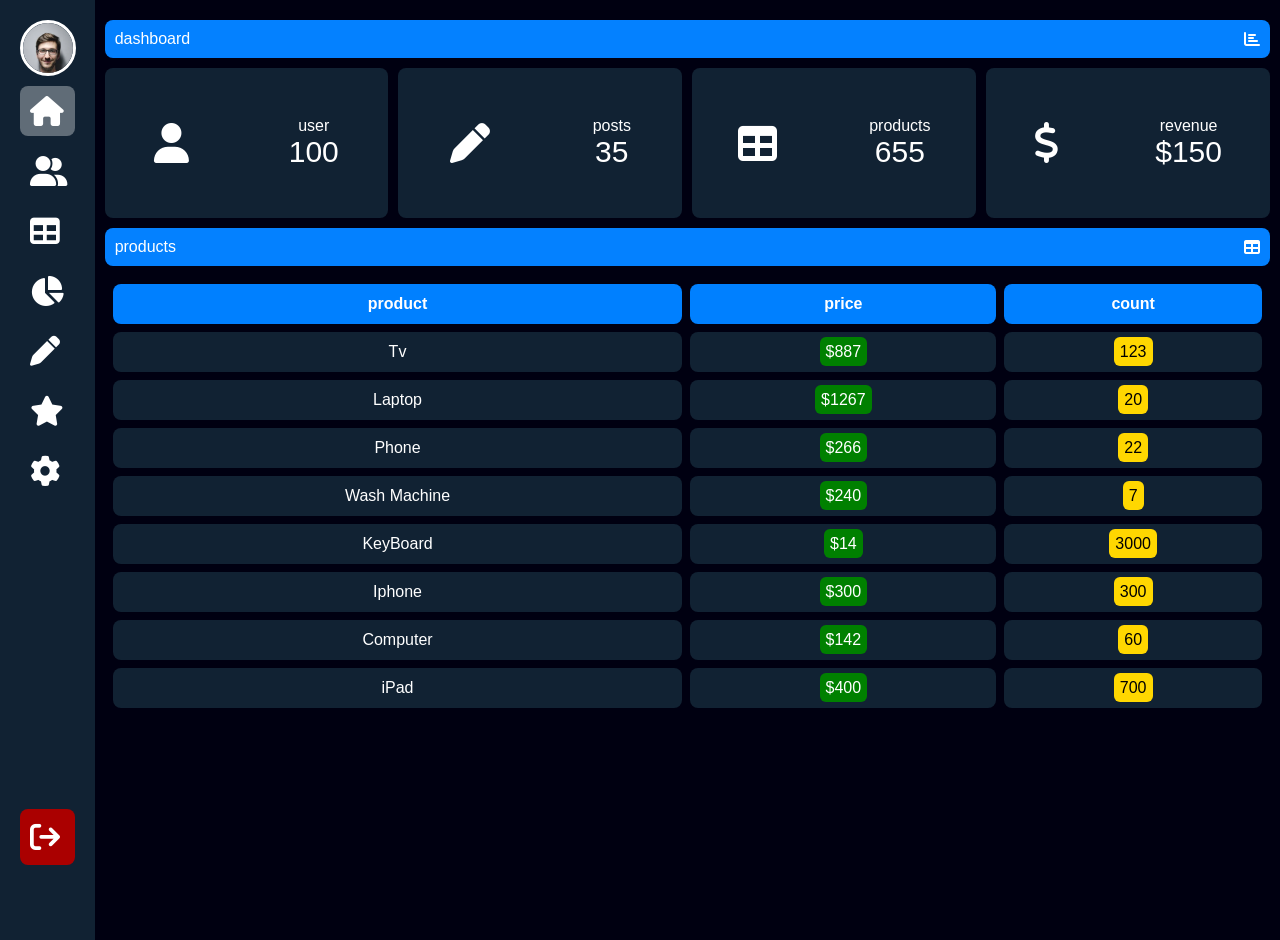
<file: Dashboard/index.html>
<!DOCTYPE html>
<html lang="en">
<head>
    <meta charset="UTF-8">
    <link rel="stylesheet" href="style.css">
        <link rel="stylesheet" href="https://cdnjs.cloudflare.com/ajax/libs/font-awesome/6.4.0/css/all.min.css">
    <title>Dashboard | Mohamed Maher</title>
</head>
<body>
    <div class="menu">
        <ul>
            <li class="profile">
                <div class="img-box">
                    <img src="user-200x300.webp" alt="profile">
                </div>
                <h2>Mohamed Maher</h2>
            </li>
            <li>
                <a class="active" href="#">
                    <i class="fas fa-home"></i>
                    <p>DashBoard</p>
                </a>
            </li>
             <li>
                <a href="#">
                    <i class="fas fa-user-group"></i>
                    <p>Clients</p>
                </a>
            </li>
             <li>
                <a href="#">
                    <i class="fas fa-table"></i>
                    <p>Products</p>
                </a>
            </li>
             <li>
                <a href="#">
                    <i class="fas fa-chart-pie"></i>
                    <p>Charts</p>
                </a>
            </li>
             <li>
                <a href="#">
                    <i class="fas fa-pen"></i>
                    <p>Posts</p>
                </a>
            </li>
             <li>
                <a href="#">
                    <i class="fas fa-star"></i>
                    <p>Favourite</p>
                </a>
            </li>
             <li>
                <a href="#">
                    <i class="fas fa-cog"></i>
                    <p>Settings</p>
                </a>
            </li>
             <li class="log-out">
                <a href="#">
                    <i class="fas fa-sign-out"></i>
                    <p>Log Out</p>
                </a>
            </li>
            
        </ul>
    </div>

    <div class="content">
        <div class="title-info">
            <p>dashboard</p>
            <i class="fas fa-chart-bar"></i>
        </div>
        <div class="data-info">
            <div class="box">
                <i class="fas fa-user"></i>
                <div class="data">
                    <p>user</p>
                    <span>100</span>
                </div>
            </div>
            <div class="box">
                <i class="fas fa-pen"></i>
                <div class="data">
                    <p>posts</p>
                    <span>35</span>
                </div>
            </div>
                        <div class="box">
                <i class="fas fa-table"></i>
                <div class="data">
                    <p>products</p>
                    <span>655</span>
                </div>
            </div>
                        <div class="box">
                <i class="fas fa-dollar"></i>
                <div class="data">
                    <p>revenue</p>
                    <span>$150</span>
                </div>
            </div>
        </div>
        <div class="title-info">
            <p>products</p>
            <i class="fas fa-table"></i>
        </div>

        <table>
            <thead>
                <tr>
                    <th>product</th>
                    <th>price</th>
                    <th>count</th>
                </tr>
            </thead>
            <tbody>
                <tr>
                    <td>Tv</td>
                    <td><span class="price">$887</span></td>
                    <td><span class="count">123</span></td>
                </tr>
                <tr>
                    <td>Laptop</td>
                    <td><span class="price">$1267</span></td>
                    <td><span class="count">20</span></td>
                </tr>
                <tr>
                    <td>Phone</td>
                    <td><span class="price">$266</span></td>
                    <td><span class="count">22</span></td>
                </tr>
                <tr>
                    <td>Wash Machine</td>
                    <td><span class="price">$240</span></td>
                    <td><span class="count">7</span></td>
                </tr>
                <tr>
                    <td>KeyBoard</td>
                    <td><span class="price">$14</span></td>
                    <td><span class="count">3000</span></td>
                </tr>
                <tr>
                    <td>Iphone</td>
                    <td><span class="price">$300</span></td>
                    <td><span class="count">300</span></td>
                </tr>
                <tr>
                    <td>Computer</td>
                    <td><span class="price">$142</span></td>
                    <td><span class="count">60</span></td>
                </tr>
                <tr>
                    <td>iPad</td>
                    <td><span class="price">$400</span></td>
                    <td><span class="count">700</span></td>
                </tr>
            </tbody>
        </table>




    </div>
</body>
</html>
</file>
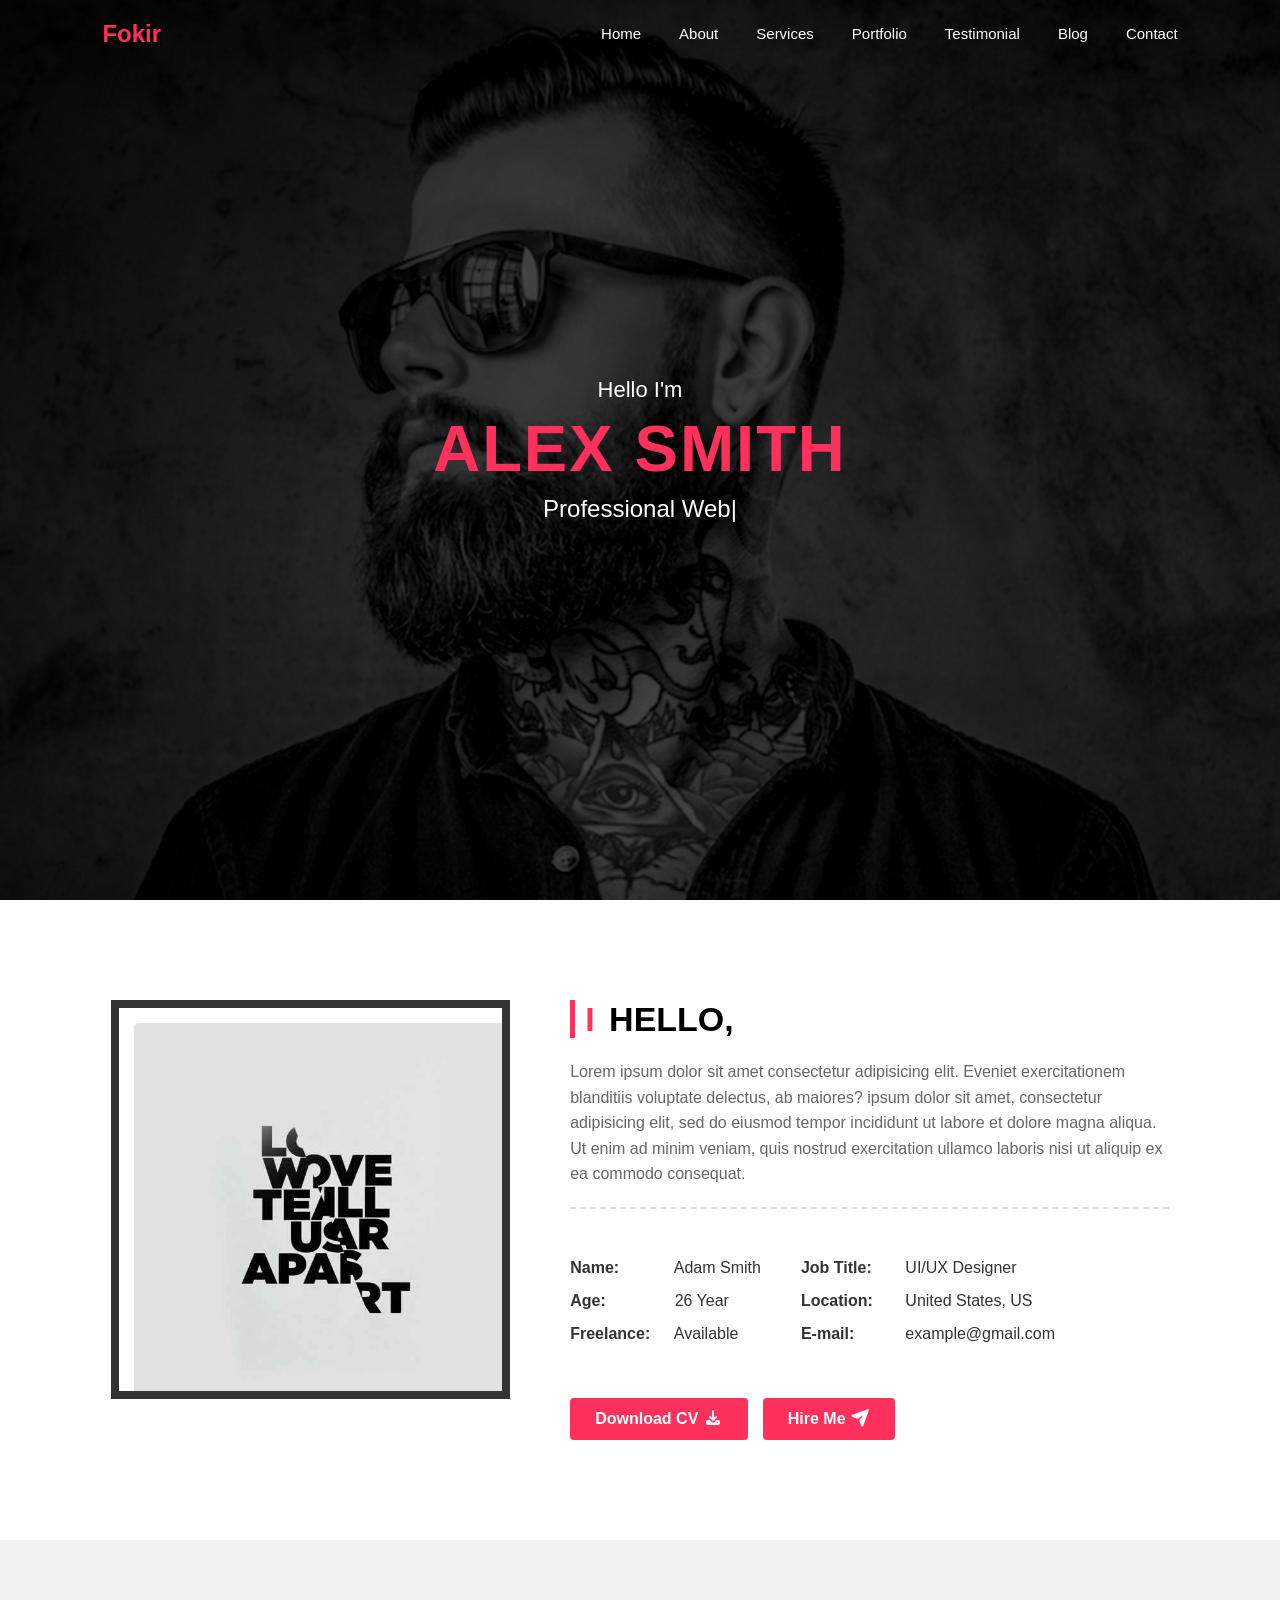
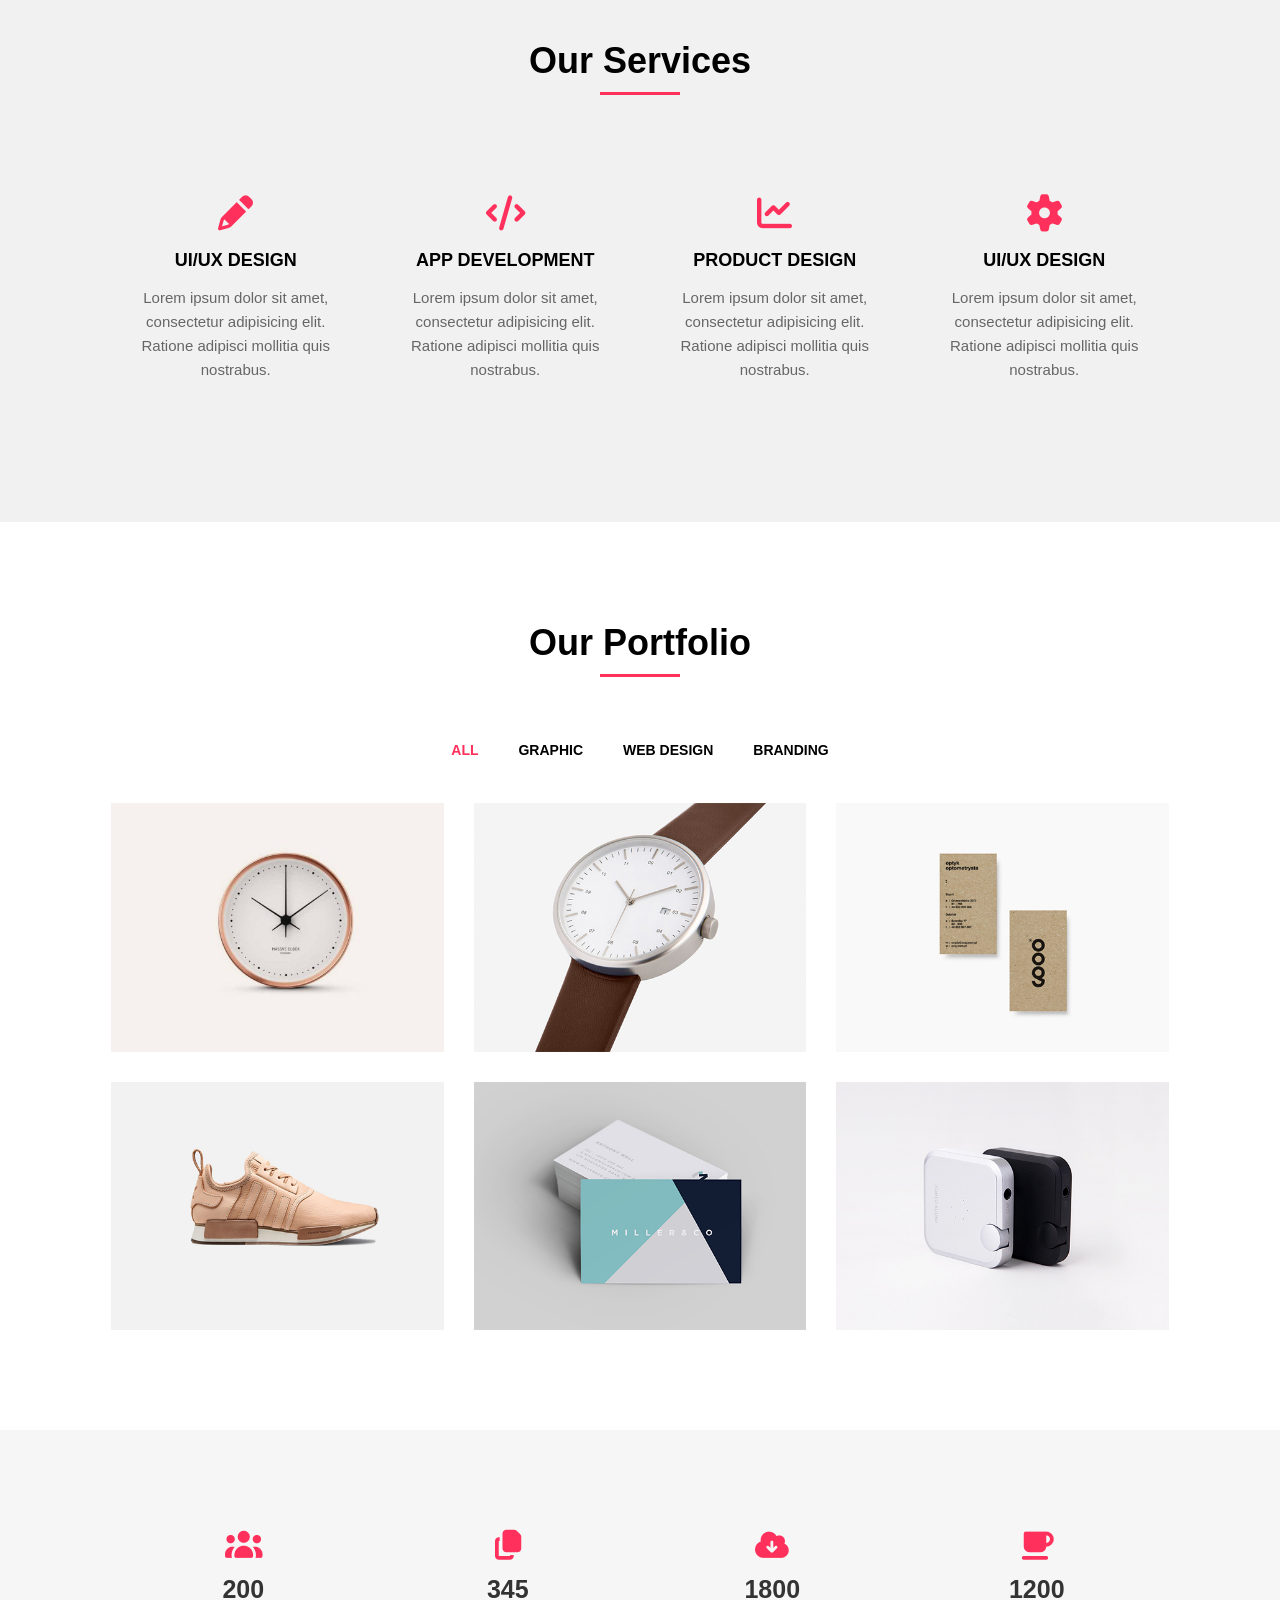
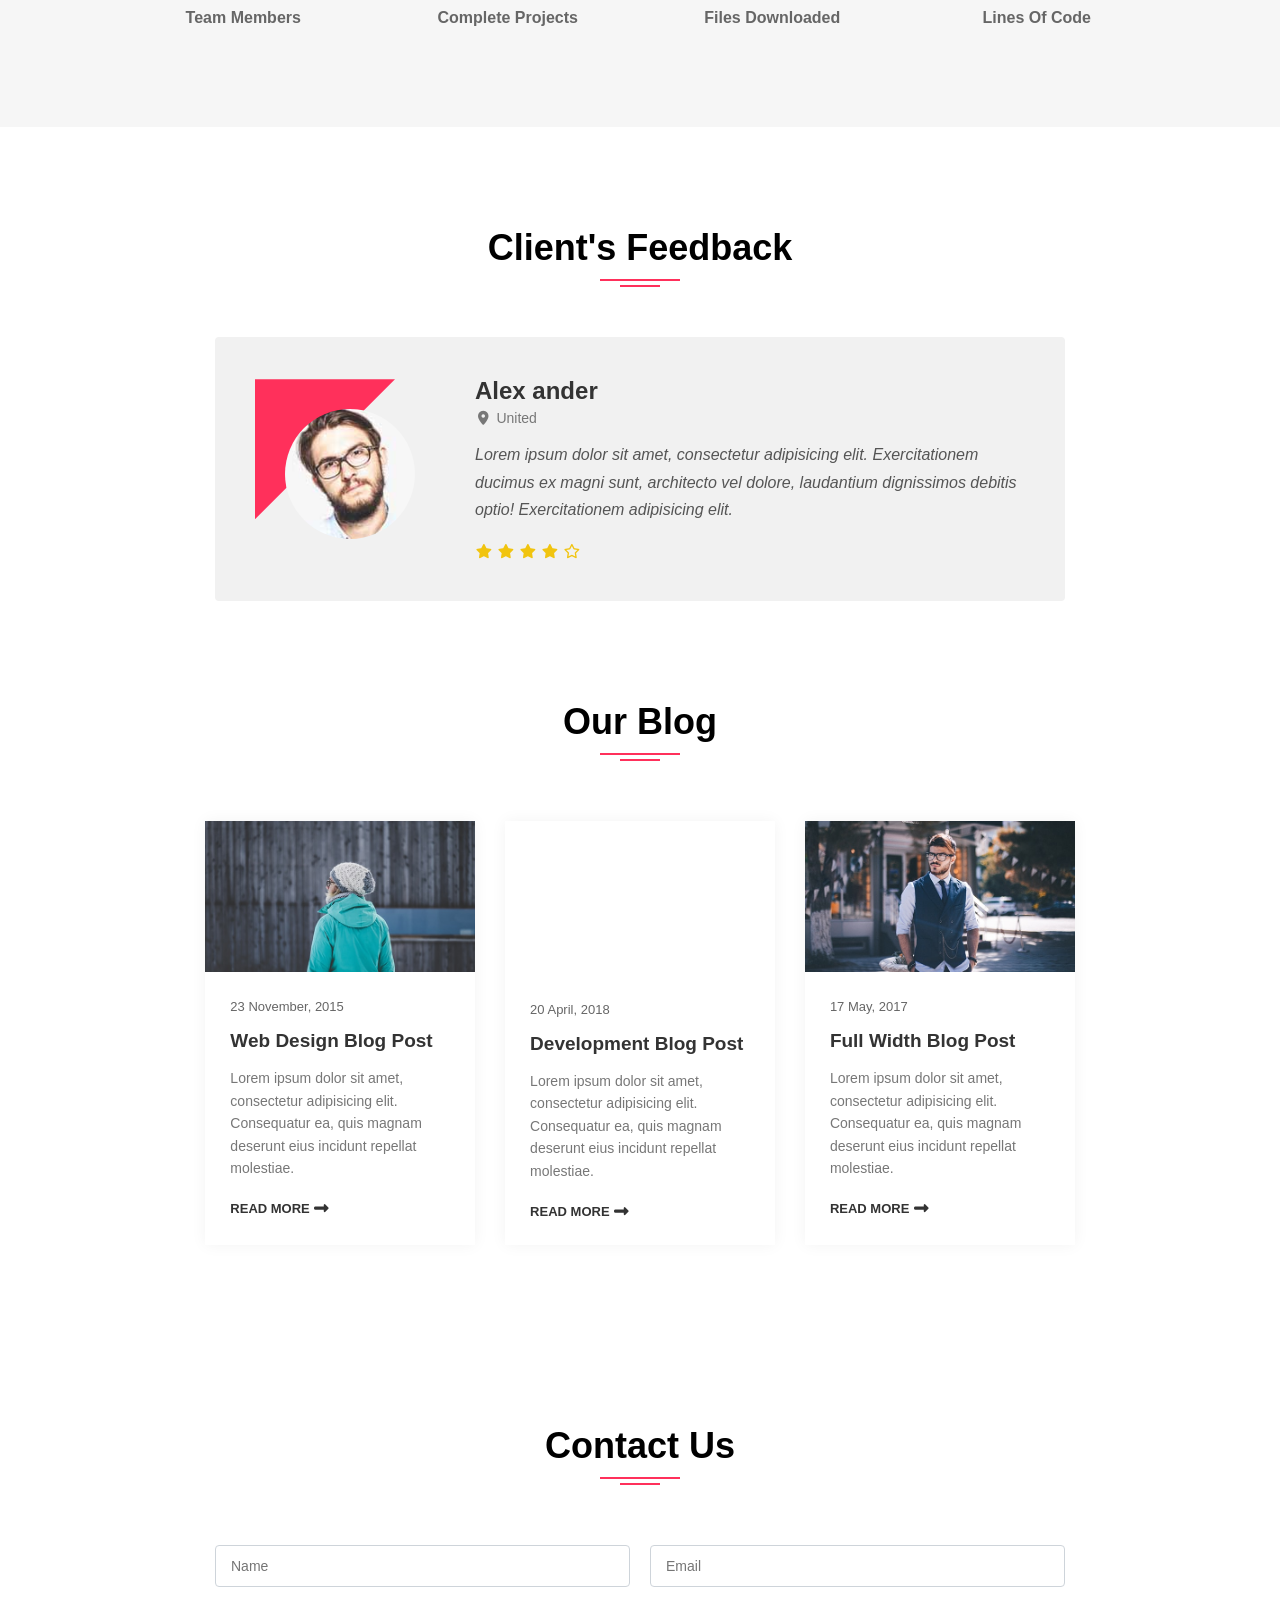
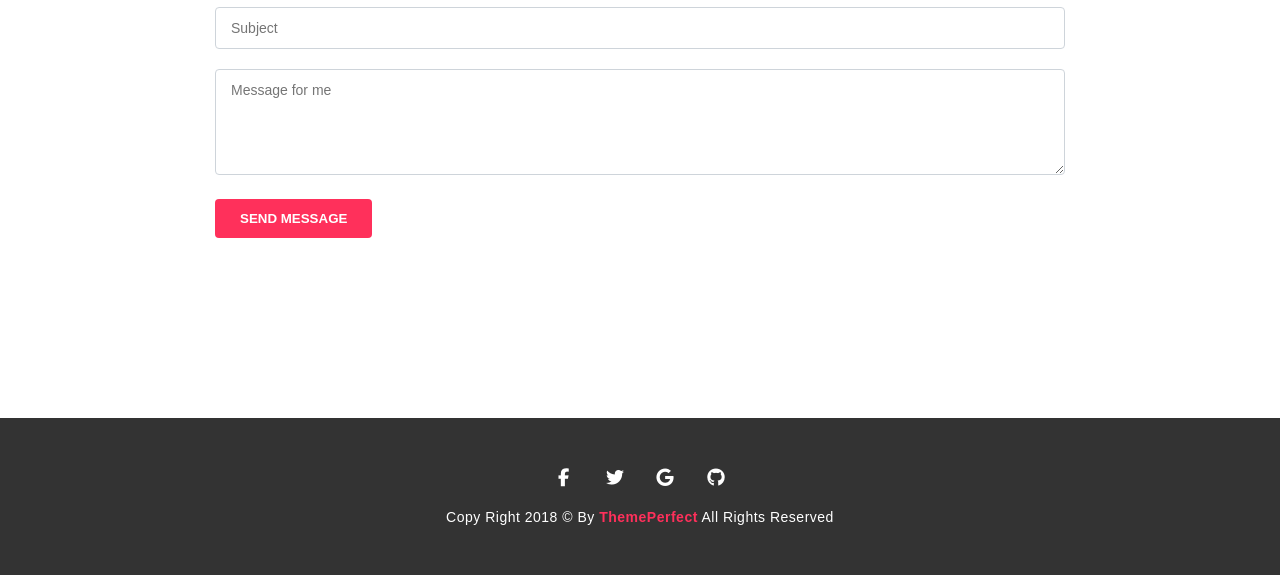
<file: Fokir/Assignment4.html>
<!doctype html>
<html lang="en">
  <head>
    <meta charset="UTF-8" />
    <meta name="viewport" content="width=device-width, initial-scale=1.0" />
    <title>Fokir</title>
    <link rel="stylesheet" href="./css/all.min.css" />
    <link rel="stylesheet" href="./css/style2.css" />
  </head>
  <body>
    <!-- Home -->
    <section id="hero" class="hero">
      <nav>
        <div class="logo">Fokir</div>
        <ul>
          <li><a href="#hero">Home</a></li>
          <li><a href="#about">About</a></li>
          <li><a href="#services">Services</a></li>
          <li><a href="#portfolio">Portfolio</a></li>
          <li><a href="#testimonial">Testimonial</a></li>
          <li><a href="#blog">Blog</a></li>
          <li><a href="#contact">Contact</a></li>
        </ul>
      </nav>
      <div class="hero-content">
        <h3>Hello I'm</h3>
        <h1>ALEX SMITH</h1>
        <p class="typing fs-3">Professional Web</p>
      </div>
    </section>
    <!-- About -->
    <section id="about" class="about-section">
      <div class="container">
        <div class="about-content">
          <div class="about-image">
            <div class="image-border">
              <img
                src="work-7.jpg"
                alt="About Me"
              />
              <div class="layer">
                <i class="fa-brands fa-facebook-f"></i>
                <i class="fa-brands fa-github"></i>
                <i class="fa-brands fa-twitter"></i>
                <i class="fa-brands fa-instagram"></i>
              </div>
            </div>
          </div>
          <div class="about-text">
            <h2><span>I</span> HELLO,</h2>
            <p class="description">
              Lorem ipsum dolor sit amet consectetur adipisicing elit. Eveniet
              exercitationem blanditiis voluptate delectus, ab maiores? ipsum
              dolor sit amet, consectetur adipisicing elit, sed do eiusmod
              tempor incididunt ut labore et dolore magna aliqua. Ut enim ad
              minim veniam, quis nostrud exercitation ullamco laboris nisi ut
              aliquip ex ea commodo consequat.
            </p>

            <div class="personal-info">
              <ul>
                <li><strong>Name:</strong> Adam Smith</li>
                <li><strong>Age:</strong> 26 Year</li>
                <li><strong>Freelance:</strong> Available</li>
              </ul>
              <ul>
                <li><strong>Job Title:</strong> UI/UX Designer</li>
                <li><strong>Location:</strong> United States, US</li>
                <li><strong>E-mail:</strong> example@gmail.com</li>
              </ul>
            </div>
            <div class="about-buttons">
              <a href="#" class="btn btn-red"
                >Download CV <i class="fas fa-download"></i
              ></a>
              <a href="#" class="btn btn-red"
                >Hire Me <i class="fas fa-paper-plane"></i
              ></a>
            </div>
          </div>
        </div>
      </div>
    </section>
    <!-- Services -->
    <section id="services" class="services-section">
      <div class="container">
        <div class="main-title">
          <h2>Our Services</h2>
          <div class="line"></div>
        </div>

        <div class="services-wrapper">
          <div class="service-card">
            <i class="fa-solid fa-pencil"></i>
            <h3>UI/UX DESIGN</h3>
            <p>
              Lorem ipsum dolor sit amet, consectetur adipisicing elit. Ratione
              adipisci mollitia quis nostrabus.
            </p>
          </div>

          <div class="service-card">
            <i class="fa-solid fa-code"></i>
            <h3>APP DEVELOPMENT</h3>
            <p>
              Lorem ipsum dolor sit amet, consectetur adipisicing elit. Ratione
              adipisci mollitia quis nostrabus.
            </p>
          </div>

          <div class="service-card">
            <i class="fa-solid fa-chart-line"></i>
            <h3>PRODUCT DESIGN</h3>
            <p>
              Lorem ipsum dolor sit amet, consectetur adipisicing elit. Ratione
              adipisci mollitia quis nostrabus.
            </p>
          </div>

          <div class="service-card">
            <i class="fa-solid fa-gear"></i>
            <h3>UI/UX DESIGN</h3>
            <p>
              Lorem ipsum dolor sit amet, consectetur adipisicing elit. Ratione
              adipisci mollitia quis nostrabus.
            </p>
          </div>
        </div>
      </div>
    </section>
    <!-- Portfolio -->
    <section id="portfolio" class="portfolio-section">
      <div class="container">
        <div class="main-title">
          <h2>Our Portfolio</h2>
          <div class="line"></div>
        </div>

        <ul class="portfolio-filter">
          <li class="active">ALL</li>
          <li>GRAPHIC</li>
          <li>WEB DESIGN</li>
          <li>BRANDING</li>
        </ul>

        <div class="portfolio-grid">
          <div class="portfolio-item">
            <img src="1.jpg" alt="Work 1" />
            <div class="portfolio-overlay">
              <div class="icon-box">
                <i class="far fa-file-image"></i>
              </div>
            </div>
          </div>
          <div class="portfolio-item">
            <img src="2.jpg" alt="Work 2" />
            <div class="portfolio-overlay">
              <div class="icon-box">
                <i class="far fa-file-image"></i>
              </div>
            </div>
          </div>
          <div class="portfolio-item">
            <img src="3.jpg" alt="Work 3" />
            <div class="portfolio-overlay">
              <div class="icon-box">
                <i class="far fa-file-image"></i>
              </div>
            </div>
          </div>
          <div class="portfolio-item">
            <img src="4.jpg" alt="Work 4" />
            <div class="portfolio-overlay">
              <div class="icon-box">
                <i class="far fa-file-image"></i>
              </div>
            </div>
          </div>
          <div class="portfolio-item">
            <img src="5.jpg" alt="Work 5" />
            <div class="portfolio-overlay">
              <div class="icon-box">
                <i class="far fa-file-image"></i>
              </div>
            </div>
          </div>
          <div class="portfolio-item">
            <img src="6.jpg" alt="Work 6" />
            <div class="portfolio-overlay">
              <div class="icon-box">
                <i class="far fa-file-image"></i>
              </div>
            </div>
          </div>
        </div>
      </div>
    </section>
    <!-- الاحصائيات -->
    <section class="stats-section">
      <div class="container">
        <div class="stats-wrapper">
          <div class="stat-item">
            <i class="fas fa-users"></i>
            <h2 class="stat-number">200</h2>
            <p class="stat-title">Team members</p>
          </div>

          <div class="stat-item">
            <i class="fas fa-copy"></i>
            <h2 class="stat-number">345</h2>
            <p class="stat-title">Complete Projects</p>
          </div>

          <div class="stat-item">
            <i class="fas fa-cloud-download-alt"></i>
            <h2 class="stat-number">1800</h2>
            <p class="stat-title">Files Downloaded</p>
          </div>

          <div class="stat-item">
            <i class="fas fa-coffee"></i>
            <h2 class="stat-number">1200</h2>
            <p class="stat-title">Lines Of Code</p>
          </div>
        </div>
      </div>
    </section>
    <!-- Feedback -->
    <section id="testimonial" class="feedback-section">
      <div class="container">
        <div class="section-header">
          <h2>Client's Feedback</h2>
          <div class="title-lines">
            <span class="long-line"></span>
            <span class="short-line"></span>
          </div>
        </div>

        <div class="feedback-card">
          <div class="feedback-content">
            <div class="client-avatar-container">
              <div class="red-bg-shape"></div>
              <div class="client-circle-img">
                <img src="2 (1).jpg" alt="Alex ander" />
              </div>
            </div>
            <div class="client-info">
              <h3>Alex ander</h3>
              <p class="location">
                <i class="fas fa-map-marker-alt"></i> United
              </p>
              <p class="testimonial-text">
                Lorem ipsum dolor sit amet, consectetur adipisicing elit.
                Exercitationem ducimus ex magni sunt, architecto vel dolore,
                laudantium dignissimos debitis optio! Exercitationem adipisicing
                elit.
              </p>
              <div class="rating-stars">
                <i class="fas fa-star"></i>
                <i class="fas fa-star"></i>
                <i class="fas fa-star"></i>
                <i class="fas fa-star"></i>
                <i class="far fa-star"></i>
              </div>
            </div>
          </div>
        </div>
        <!-- Blog   -->
      <section id="blog" class="blog-section">
    <div class="container-fluid">
        <div class="main-title">
            <h2>Our Blog</h2>
            <div class="title-lines">
                <span class="long-line"></span>
                <span class="short-line"></span>
            </div>
        </div>
        <div class="blog-wrapper">
            <div class="blog-card">
                <div class="blog-img">
                    <img src="1 (1).jpg" alt="Web Design">
                </div>
                <div class="blog-body">
                    <span class="blog-date">23 November, 2015</span>
                    <h3>Web Design Blog Post</h3>
                    <p>Lorem ipsum dolor sit amet, consectetur adipisicing elit. Consequatur ea, quis magnam deserunt eius incidunt repellat molestiae.</p>
                    <a href="#" class="read-more">READ MORE <i class="fas fa-long-arrow-alt-right"></i></a>
                </div>
            </div>

            <div class="blog-card">
                <div class="blog-img video-overlay">
                  <iframe width="100%" height="100%" src="https://www.youtube.com/embed/ocdt7PfIUuw?si=-BOLBHwSH7-kvaIP" title="YouTube video player" frameborder="0" allow="accelerometer; autoplay; clipboard-write; encrypted-media; gyroscope; picture-in-picture; web-share" referrerpolicy="strict-origin-when-cross-origin" allowfullscreen></iframe>
                </div>
                <div class="blog-body">
                    <span class="blog-date">20 April, 2018</span>
                    <h3>Development Blog Post</h3>
                    <p>Lorem ipsum dolor sit amet, consectetur adipisicing elit. Consequatur ea, quis magnam deserunt eius incidunt repellat molestiae.</p>
                    <a href="#" class="read-more">READ MORE <i class="fas fa-long-arrow-alt-right"></i></a>
                </div>
            </div>

            <div class="blog-card">
                <div class="blog-img">
                    <img src="3 (1).jpg" alt="Full Width">
                </div>
                <div class="blog-body">
                    <span class="blog-date">17 May, 2017</span>
                    <h3>Full Width Blog Post</h3>
                    <p>Lorem ipsum dolor sit amet, consectetur adipisicing elit. Consequatur ea, quis magnam deserunt eius incidunt repellat molestiae.</p>
                    <a href="#" class="read-more">READ MORE <i class="fas fa-long-arrow-alt-right"></i></a>
                </div>
            </div>
        </div>
    </div>
</section>
<section id="contact" class="contact-section">
    <div class="container-fluid">
        <div class="main-title">
            <h2>Contact Us</h2>
                      <div class="title-lines">
            <span class="long-line"></span>
            <span class="short-line"></span>
          </div>

            </div>
        </div>
        <form class="contact-form">
            <div class="input-row">
                <input type="text" placeholder="Name" required>
                <input type="email" placeholder="Email" required>
            </div>
            <input type="text" placeholder="Subject" required>
            <textarea placeholder="Message for me" rows="5"></textarea>
            <div class="submit-area">
                <button type="submit" class="btn-red">SEND MESSAGE</button>
            </div>
        </form>
    </div>
</section>
<footer class="site-footer-full">
    <div class="footer-content">
        <div class="social-icons-footer">
            <a href="#"><i class="fab fa-facebook-f"></i></a>
            <a href="#"><i class="fab fa-twitter"></i></a>
            <a href="#"><i class="fab fa-google"></i></a>
            <a href="#"><i class="fab fa-github"></i></a>
        </div>
        <p class="copyright">
            Copy Right 2018 © By <span class="brand-name">ThemePerfect</span> All Rights Reserved
        </p>
    </div>
</footer>
  </body>
</html>
</file>
<file: css/style.css>
/* ==========================================================================
   MOHAMED MAHER - PORTFOLIO DESIGN SYSTEM & STYLESHEET
   Vanilla CSS | Fully Responsive | Dark/Light Themes
   ========================================================================== */

/* --------------------------------------------------------------------------
   1. CSS VARIABLES & DESIGN TOKENS
   -------------------------------------------------------------------------- */
:root {
  /* Color Palette - Dark Mode (Default) */
  --bg-body: #090d16;
  --bg-surface: #0f172a;
  --bg-surface-elevated: #1e293b;
  --bg-surface-hover: #273549;
  --bg-code-window: #0c1220;
  --bg-nav: rgba(9, 13, 22, 0.85);

  --text-primary: #f8fafc;
  --text-secondary: #94a3b8;
  --text-muted: #64748b;
  --text-inverse: #090d16;

  --accent-primary: #38bdf8;
  --accent-secondary: #6366f1;
  --accent-gradient: linear-gradient(135deg, #38bdf8 0%, #6366f1 100%);
  --accent-subtle: rgba(56, 189, 248, 0.1);
  --accent-border: rgba(56, 189, 248, 0.25);
  --accent-glow: 0 0 35px rgba(56, 189, 248, 0.18);

  --border-subtle: rgba(255, 255, 255, 0.08);
  --border-card: rgba(255, 255, 255, 0.09);
  --border-hover: rgba(56, 189, 248, 0.4);

  --card-bg: rgba(15, 23, 42, 0.7);
  --card-bg-solid: #0f172a;
  --card-backdrop: blur(16px);

  --badge-bg: rgba(56, 189, 248, 0.08);
  --badge-border: rgba(56, 189, 248, 0.2);
  --badge-text: #38bdf8;

  --timeline-line: rgba(56, 189, 248, 0.25);
  --timeline-dot: #38bdf8;

  --shadow-sm: 0 2px 8px rgba(0, 0, 0, 0.35);
  --shadow-md: 0 8px 24px rgba(0, 0, 0, 0.4);
  --shadow-lg: 0 16px 40px rgba(0, 0, 0, 0.5);

  /* Typography */
  --font-sans: 'Plus Jakarta Sans', -apple-system, BlinkMacSystemFont, 'Segoe UI', Roboto, sans-serif;
  --font-mono: 'JetBrains Mono', 'Fira Code', ui-monospace, monospace;

  /* Spacing System */
  --container-max-width: 1200px;
  --section-padding-y: clamp(3.5rem, 7vw, 6.5rem);
  --container-padding-x: clamp(1rem, 3.5vw, 2.25rem);

  /* Transitions */
  --transition-fast: 0.18s cubic-bezier(0.16, 1, 0.3, 1);
  --transition-base: 0.28s cubic-bezier(0.16, 1, 0.3, 1);
  --transition-smooth: 0.45s cubic-bezier(0.16, 1, 0.3, 1);

  /* Radii */
  --radius-sm: 8px;
  --radius-md: 14px;
  --radius-lg: 20px;
  --radius-full: 9999px;
}

/* Light Theme Overrides */
[data-theme="light"] {
  --bg-body: #f8fafc;
  --bg-surface: #ffffff;
  --bg-surface-elevated: #f1f5f9;
  --bg-surface-hover: #e2e8f0;
  --bg-code-window: #0f172a;
  --bg-nav: rgba(248, 250, 252, 0.88);

  --text-primary: #0f172a;
  --text-secondary: #475569;
  --text-muted: #64748b;
  --text-inverse: #ffffff;

  --accent-primary: #0284c7;
  --accent-secondary: #4f46e5;
  --accent-gradient: linear-gradient(135deg, #0284c7 0%, #4f46e5 100%);
  --accent-subtle: rgba(2, 132, 199, 0.08);
  --accent-border: rgba(2, 132, 199, 0.25);
  --accent-glow: 0 0 30px rgba(2, 132, 199, 0.12);

  --border-subtle: rgba(0, 0, 0, 0.08);
  --border-card: rgba(0, 0, 0, 0.08);
  --border-hover: rgba(2, 132, 199, 0.4);

  --card-bg: rgba(255, 255, 255, 0.85);
  --card-bg-solid: #ffffff;

  --badge-bg: rgba(2, 132, 199, 0.08);
  --badge-border: rgba(2, 132, 199, 0.2);
  --badge-text: #0284c7;

  --timeline-line: rgba(2, 132, 199, 0.25);
  --timeline-dot: #0284c7;

  --shadow-sm: 0 2px 8px rgba(0, 0, 0, 0.05);
  --shadow-md: 0 8px 24px rgba(0, 0, 0, 0.08);
  --shadow-lg: 0 16px 40px rgba(0, 0, 0, 0.12);
}

/* --------------------------------------------------------------------------
   2. RESET & BASE STYLES
   -------------------------------------------------------------------------- */
*, *::before, *::after {
  box-sizing: border-box;
  margin: 0;
  padding: 0;
}

html {
  scroll-behavior: smooth;
  font-size: 16px;
  -webkit-text-size-adjust: 100%;
  overflow-x: hidden;
}

body {
  font-family: var(--font-sans);
  background-color: var(--bg-body);
  color: var(--text-primary);
  line-height: 1.65;
  overflow-x: hidden;
  width: 100%;
  position: relative;
  transition: background-color var(--transition-smooth), color var(--transition-smooth);
}

/* Background Subtle Gradient Glows */
body::before {
  content: '';
  position: fixed;
  top: -200px;
  left: 50%;
  transform: translateX(-50%);
  width: 900px;
  height: 600px;
  background: radial-gradient(circle, rgba(56, 189, 248, 0.08) 0%, rgba(99, 102, 241, 0.04) 50%, transparent 80%);
  pointer-events: none;
  z-index: -1;
}

[data-theme="light"] body::before {
  background: radial-gradient(circle, rgba(2, 132, 199, 0.06) 0%, rgba(79, 70, 229, 0.03) 50%, transparent 80%);
}

img, svg {
  display: block;
  max-width: 100%;
  height: auto;
}

a {
  color: inherit;
  text-decoration: none;
  transition: color var(--transition-fast);
}

button, input, textarea {
  font-family: inherit;
  font-size: inherit;
  color: inherit;
  border: none;
  outline: none;
  background: none;
}

button {
  cursor: pointer;
}

ul, ol {
  list-style: none;
}

/* Accessible Focus States */
:focus-visible {
  outline: 2px solid var(--accent-primary);
  outline-offset: 3px;
  border-radius: var(--radius-sm);
}

/* Typography Hierarchy */
h1, h2, h3, h4, h5, h6 {
  color: var(--text-primary);
  font-weight: 700;
  line-height: 1.25;
  letter-spacing: -0.02em;
}

h1 {
  font-size: clamp(2.25rem, 5.5vw, 3.75rem);
}

h2 {
  font-size: clamp(1.85rem, 3.5vw, 2.5rem);
}

h3 {
  font-size: clamp(1.25rem, 2vw, 1.5rem);
}

p {
  color: var(--text-secondary);
}

/* --------------------------------------------------------------------------
   3. UTILITY & LAYOUT CLASSES
   -------------------------------------------------------------------------- */
.container {
  width: 100%;
  max-width: var(--container-max-width);
  margin-left: auto;
  margin-right: auto;
  padding-left: var(--container-padding-x);
  padding-right: var(--container-padding-x);
}

.section {
  padding-top: var(--section-padding-y);
  padding-bottom: var(--section-padding-y);
  position: relative;
}

.section-header {
  text-align: center;
  max-width: 680px;
  margin: 0 auto 3.5rem auto;
}

.section-badge {
  display: inline-flex;
  align-items: center;
  gap: 0.5rem;
  padding: 0.35rem 0.9rem;
  border-radius: var(--radius-full);
  background: var(--badge-bg);
  border: 1px solid var(--badge-border);
  color: var(--badge-text);
  font-size: 0.825rem;
  font-weight: 600;
  letter-spacing: 0.04em;
  text-transform: uppercase;
  margin-bottom: 0.9rem;
}

.section-title {
  margin-bottom: 0.9rem;
}

.section-description {
  font-size: 1.05rem;
  color: var(--text-secondary);
}

/* Card Style Base */
.card {
  background: var(--card-bg);
  backdrop-filter: var(--card-backdrop);
  -webkit-backdrop-filter: var(--card-backdrop);
  border: 1px solid var(--border-card);
  border-radius: var(--radius-md);
  padding: 1.75rem;
  transition: transform var(--transition-base), border-color var(--transition-base), box-shadow var(--transition-base);
  position: relative;
}

.card:hover {
  transform: translateY(-4px);
  border-color: var(--border-hover);
  box-shadow: var(--shadow-md), var(--accent-glow);
}

/* Buttons */
.btn {
  display: inline-flex;
  align-items: center;
  justify-content: center;
  gap: 0.6rem;
  padding: 0.8rem 1.6rem;
  border-radius: var(--radius-md);
  font-size: 0.95rem;
  font-weight: 600;
  transition: all var(--transition-base);
  white-space: nowrap;
  position: relative;
  overflow: hidden;
}

.btn-primary {
  background: var(--accent-gradient);
  color: #ffffff;
  box-shadow: 0 4px 18px rgba(56, 189, 248, 0.25);
}

.btn-primary:hover {
  transform: translateY(-2px);
  box-shadow: 0 6px 24px rgba(56, 189, 248, 0.4);
}

.btn-secondary {
  background: var(--bg-surface-elevated);
  border: 1px solid var(--border-subtle);
  color: var(--text-primary);
}

.btn-secondary:hover {
  background: var(--bg-surface-hover);
  border-color: var(--accent-border);
  transform: translateY(-2px);
  color: var(--accent-primary);
}

.btn-outline {
  background: transparent;
  border: 1px solid var(--border-subtle);
  color: var(--text-primary);
  padding: 0.65rem 1.25rem;
  font-size: 0.875rem;
}

.btn-outline:hover {
  border-color: var(--accent-primary);
  color: var(--accent-primary);
  background: var(--accent-subtle);
}

.btn-sm {
  padding: 0.5rem 1rem;
  font-size: 0.85rem;
  border-radius: var(--radius-sm);
}

.btn-icon {
  width: 18px;
  height: 18px;
  transition: transform var(--transition-fast);
}

.btn:hover .btn-icon {
  transform: translateX(3px);
}

/* Scroll Reveal Animations */
.reveal {
  opacity: 0;
  transform: translateY(28px);
  transition: opacity 0.6s cubic-bezier(0.16, 1, 0.3, 1), transform 0.6s cubic-bezier(0.16, 1, 0.3, 1);
  will-change: opacity, transform;
}

.reveal.reveal-visible {
  opacity: 1;
  transform: translateY(0);
}

/* Stagger delay classes */
.delay-1 { transition-delay: 0.1s; }
.delay-2 { transition-delay: 0.2s; }
.delay-3 { transition-delay: 0.3s; }
.delay-4 { transition-delay: 0.4s; }

/* --------------------------------------------------------------------------
   4. NAVIGATION BAR (STICKY & RESPONSIVE)
   -------------------------------------------------------------------------- */
.navbar {
  position: fixed;
  top: 0;
  left: 0;
  width: 100%;
  z-index: 1000;
  background: var(--bg-nav);
  backdrop-filter: blur(16px);
  -webkit-backdrop-filter: blur(16px);
  border-bottom: 1px solid var(--border-subtle);
  transition: all var(--transition-base);
}

.navbar.scrolled {
  box-shadow: var(--shadow-sm);
  background: var(--bg-nav);
}

.nav-container {
  display: flex;
  align-items: center;
  justify-content: space-between;
  height: 4.5rem;
}

.nav-logo {
  display: flex;
  align-items: center;
  gap: 0.6rem;
  font-weight: 700;
  font-size: 1.25rem;
  letter-spacing: -0.01em;
  color: var(--text-primary);
}

.nav-logo-tag {
  font-family: var(--font-mono);
  color: var(--accent-primary);
  font-size: 1.15rem;
}

.nav-menu {
  display: flex;
  align-items: center;
  gap: clamp(0.75rem, 1.4vw, 1.75rem);
}

.nav-link {
  font-size: clamp(0.85rem, 0.95vw, 0.925rem);
  font-weight: 500;
  color: var(--text-secondary);
  position: relative;
  padding: 0.4rem 0;
  transition: color var(--transition-fast);
  white-space: nowrap;
}

.nav-link::after {
  content: '';
  position: absolute;
  bottom: 0;
  left: 0;
  width: 0;
  height: 2px;
  background: var(--accent-gradient);
  border-radius: 2px;
  transition: width var(--transition-base);
}

.nav-link:hover,
.nav-link.active {
  color: var(--text-primary);
}

.nav-link:hover::after,
.nav-link.active::after {
  width: 100%;
}

.nav-actions {
  display: flex;
  align-items: center;
  gap: 0.75rem;
}

/* Theme Toggle Button */
.theme-toggle {
  display: flex;
  align-items: center;
  justify-content: center;
  width: 42px;
  height: 42px;
  border-radius: var(--radius-md);
  background: var(--bg-surface-elevated);
  border: 1px solid var(--border-subtle);
  color: var(--text-primary);
  transition: all var(--transition-fast);
}

.theme-toggle:hover {
  background: var(--bg-surface-hover);
  border-color: var(--accent-border);
  color: var(--accent-primary);
  transform: rotate(15deg);
}

.theme-icon-sun,
.theme-icon-moon {
  width: 20px;
  height: 20px;
  transition: transform var(--transition-base), opacity var(--transition-base);
}

/* Dark mode: show sun, hide moon */
.theme-icon-sun { display: block; }
.theme-icon-moon { display: none; }

/* Light mode: show moon, hide sun */
[data-theme="light"] .theme-icon-sun { display: none; }
[data-theme="light"] .theme-icon-moon { display: block; }

/* Mobile Menu Button */
.mobile-toggle {
  display: none;
  flex-direction: column;
  justify-content: center;
  gap: 5px;
  width: 42px;
  height: 42px;
  padding: 8px;
  border-radius: var(--radius-md);
  background: var(--bg-surface-elevated);
  border: 1px solid var(--border-subtle);
  color: var(--text-primary);
  z-index: 1001;
}

.mobile-toggle span {
  display: block;
  height: 2px;
  width: 100%;
  background-color: currentColor;
  border-radius: 2px;
  transition: transform var(--transition-base), opacity var(--transition-base);
}

.mobile-toggle.active span:nth-child(1) {
  transform: translateY(7px) rotate(45deg);
}

.mobile-toggle.active span:nth-child(2) {
  opacity: 0;
}

.mobile-toggle.active span:nth-child(3) {
  transform: translateY(-7px) rotate(-45deg);
}

/* Mobile Drawer Overlay */
.mobile-overlay {
  display: none;
  position: fixed;
  top: 0;
  left: 0;
  width: 100vw;
  height: 100vh;
  background: rgba(0, 0, 0, 0.6);
  backdrop-filter: blur(4px);
  -webkit-backdrop-filter: blur(4px);
  z-index: 998;
  opacity: 0;
  transition: opacity var(--transition-base);
}

.mobile-overlay.active {
  display: block;
  opacity: 1;
}

/* --------------------------------------------------------------------------
   5. HERO SECTION
   -------------------------------------------------------------------------- */
.hero {
  padding-top: calc(4.5rem + 3.5rem);
  padding-bottom: 5rem;
  min-height: 90vh;
  display: flex;
  align-items: center;
  position: relative;
}

.hero-grid {
  display: grid;
  grid-template-columns: 1.15fr 0.85fr;
  gap: 3.5rem;
  align-items: center;
}

.hero-content {
  display: flex;
  flex-direction: column;
  align-items: flex-start;
}

.hero-status-pill {
  display: inline-flex;
  align-items: center;
  gap: 0.6rem;
  padding: 0.4rem 1rem;
  border-radius: var(--radius-full);
  background: var(--badge-bg);
  border: 1px solid var(--badge-border);
  color: var(--text-primary);
  font-size: 0.85rem;
  font-weight: 500;
  margin-bottom: 1.5rem;
  max-width: 100%;
  line-height: 1.4;
}

.status-dot {
  width: 8px;
  height: 8px;
  border-radius: 50%;
  background-color: #10b981;
  box-shadow: 0 0 10px #10b981;
  animation: pulse-dot 2s infinite ease-in-out;
}

@keyframes pulse-dot {
  0%, 100% { transform: scale(1); opacity: 1; }
  50% { transform: scale(1.3); opacity: 0.7; }
}

.hero-title {
  margin-bottom: 0.5rem;
}

.hero-title .gradient-text {
  background: var(--accent-gradient);
  -webkit-background-clip: text;
  background-clip: text;
  -webkit-text-fill-color: transparent;
}

.hero-role {
  font-size: clamp(1.2rem, 2.5vw, 1.6rem);
  font-weight: 600;
  color: var(--accent-primary);
  margin-bottom: 1.25rem;
  font-family: var(--font-mono);
}

.hero-headline {
  font-size: clamp(1.1rem, 2vw, 1.35rem);
  font-weight: 600;
  color: var(--text-primary);
  margin-bottom: 1rem;
  line-height: 1.4;
}

.hero-intro {
  font-size: 1.05rem;
  color: var(--text-secondary);
  line-height: 1.7;
  max-width: 580px;
  margin-bottom: 2.25rem;
}

.hero-cta-group {
  display: flex;
  flex-wrap: wrap;
  gap: 1rem;
}

/* Hero Photo Frame Visual */
.hero-visual {
  width: 100%;
  perspective: 1000px;
}

.hero-photo-wrapper {
  position: relative;
  max-width: 380px;
  margin: 0 auto;
}

.hero-photo-frame {
  position: relative;
  border-radius: var(--radius-lg);
  overflow: hidden;
  border: 1px solid var(--border-card);
  background: var(--bg-surface-elevated);
  box-shadow: var(--shadow-lg), var(--accent-glow);
  aspect-ratio: 4 / 5;
  display: flex;
  align-items: center;
  justify-content: center;
  transition: transform var(--transition-base), box-shadow var(--transition-base);
  z-index: 1;
}

.hero-photo-frame:hover {
  transform: translateY(-4px) scale(1.01);
  box-shadow: var(--shadow-lg), 0 0 45px rgba(56, 189, 248, 0.3);
}

.hero-photo-frame img {
  width: 100%;
  height: 100%;
  object-fit: cover;
  object-position: center 20%;
  transition: transform var(--transition-smooth);
}

.hero-photo-frame:hover img {
  transform: scale(1.04);
}

/* Ambient backlight glow effect */
.hero-photo-glow {
  position: absolute;
  top: 50%;
  left: 50%;
  transform: translate(-50%, -50%);
  width: 105%;
  height: 105%;
  background: var(--accent-gradient);
  border-radius: var(--radius-lg);
  filter: blur(45px);
  opacity: 0.28;
  z-index: 0;
  pointer-events: none;
}

/* Floating interactive badges */
.hero-floating-badge {
  position: absolute;
  display: inline-flex;
  align-items: center;
  gap: 0.5rem;
  padding: 0.55rem 1.1rem;
  background: var(--card-bg);
  backdrop-filter: blur(16px);
  -webkit-backdrop-filter: blur(16px);
  border: 1px solid var(--border-card);
  border-radius: var(--radius-full);
  box-shadow: var(--shadow-md);
  font-size: 0.82rem;
  font-weight: 600;
  color: var(--text-primary);
  z-index: 2;
  animation: badge-float 4s ease-in-out infinite;
}

.badge-top-right {
  top: -10px;
  right: -15px;
  animation-delay: 0s;
}

.badge-bottom-left {
  bottom: -10px;
  left: -15px;
  animation-delay: 2s;
}

.badge-icon-dot {
  width: 8px;
  height: 8px;
  border-radius: 50%;
  background-color: #10b981;
  box-shadow: 0 0 8px #10b981;
}

.badge-role-tag {
  color: var(--accent-primary);
  font-family: var(--font-mono);
  font-weight: 700;
}

@keyframes badge-float {
  0%, 100% {
    transform: translateY(0px);
  }
  50% {
    transform: translateY(-6px);
  }
}

/* --------------------------------------------------------------------------
   6. ABOUT SECTION
   -------------------------------------------------------------------------- */
.about-grid {
  display: grid;
  grid-template-columns: 0.95fr 1.05fr;
  gap: 3.5rem;
  align-items: center;
}

.about-visual {
  width: 100%;
  perspective: 1000px;
}

.code-mockup-card {
  background: var(--bg-code-window);
  border: 1px solid var(--border-card);
  border-radius: var(--radius-lg);
  box-shadow: var(--shadow-lg), var(--accent-glow);
  overflow: hidden;
  transition: transform var(--transition-base), box-shadow var(--transition-base);
}

.code-mockup-card:hover {
  transform: translateY(-4px);
  box-shadow: var(--shadow-lg), 0 0 45px rgba(56, 189, 248, 0.25);
}

.mockup-header {
  display: flex;
  align-items: center;
  justify-content: space-between;
  padding: 0.85rem 1.25rem;
  background: rgba(0, 0, 0, 0.35);
  border-bottom: 1px solid var(--border-subtle);
}

.mockup-dots {
  display: flex;
  gap: 6px;
}

.mockup-dot {
  width: 11px;
  height: 11px;
  border-radius: 50%;
}

.dot-red { background: #ef4444; }
.dot-yellow { background: #eab308; }
.dot-green { background: #10b981; }

.mockup-title {
  font-family: var(--font-mono);
  font-size: 0.8rem;
  color: var(--text-muted);
}

.mockup-badge {
  font-family: var(--font-mono);
  font-size: 0.72rem;
  color: var(--accent-primary);
  background: var(--accent-subtle);
  padding: 0.2rem 0.5rem;
  border-radius: 4px;
}

.mockup-body {
  padding: 1.5rem 1.25rem;
  font-family: var(--font-mono);
  font-size: 0.875rem;
  line-height: 1.7;
  color: #e2e8f0;
  overflow-x: auto;
}

.code-line {
  display: flex;
  gap: 1rem;
}

.line-num {
  color: #475569;
  user-select: none;
  min-width: 1.5rem;
  text-align: right;
}

.token-kw { color: #f43f5e; }
.token-var { color: #38bdf8; }
.token-prop { color: #cbd5e1; }
.token-str { color: #a3e635; }
.token-bool { color: #f59e0b; }
.token-arr { color: #c084fc; }
.token-comment { color: #64748b; font-style: italic; }

.about-bio {
  font-size: 1.05rem;
  color: var(--text-secondary);
  line-height: 1.8;
  margin-bottom: 1.5rem;
}

.about-bio p {
  margin-bottom: 1rem;
}

.about-bio p:last-child {
  margin-bottom: 0;
}

.about-highlights-grid {
  display: grid;
  grid-template-columns: repeat(auto-fit, minmax(min(100%, 200px), 1fr));
  gap: 1.25rem;
  margin-top: 2rem;
}

.highlight-card {
  background: var(--bg-surface-elevated);
  border: 1px solid var(--border-subtle);
  border-radius: var(--radius-md);
  padding: 1.25rem;
  transition: all var(--transition-base);
}

.highlight-card:hover {
  border-color: var(--accent-border);
  background: var(--bg-surface-hover);
  transform: translateY(-2px);
}

.highlight-label {
  font-size: 0.8rem;
  font-weight: 600;
  text-transform: uppercase;
  letter-spacing: 0.05em;
  color: var(--text-muted);
  margin-bottom: 0.35rem;
}

.highlight-value {
  font-size: 1rem;
  font-weight: 700;
  color: var(--text-primary);
}

/* --------------------------------------------------------------------------
   7. SKILLS SECTION
   -------------------------------------------------------------------------- */
.skills-container {
  display: flex;
  flex-direction: column;
  gap: 2.25rem;
}

.skills-category-group {
  background: var(--card-bg);
  border: 1px solid var(--border-card);
  border-radius: var(--radius-lg);
  padding: clamp(1.5rem, 3.5vw, 2.25rem);
  backdrop-filter: var(--card-backdrop);
  -webkit-backdrop-filter: var(--card-backdrop);
  position: relative;
  overflow: hidden;
  transition: border-color var(--transition-base), box-shadow var(--transition-base);
}

.skills-category-group::before {
  content: '';
  position: absolute;
  top: 0;
  left: 0;
  right: 0;
  height: 2px;
  background: var(--accent-gradient);
  opacity: 0.75;
}

.skills-category-group:hover {
  border-color: var(--border-hover);
  box-shadow: var(--shadow-md), 0 0 30px rgba(56, 189, 248, 0.08);
}

.category-header {
  display: flex;
  align-items: center;
  justify-content: space-between;
  margin-bottom: 1.75rem;
  padding-bottom: 1rem;
  border-bottom: 1px solid var(--border-subtle);
  flex-wrap: wrap;
  gap: 1rem;
}

.category-title-group {
  display: flex;
  align-items: center;
  gap: 0.85rem;
}

.category-icon-wrap {
  width: 40px;
  height: 40px;
  display: flex;
  align-items: center;
  justify-content: center;
  border-radius: var(--radius-sm);
  background: var(--accent-subtle);
  border: 1px solid var(--accent-border);
  color: var(--accent-primary);
}

.category-icon {
  width: 22px;
  height: 22px;
}

.category-title {
  font-size: 1.25rem;
  font-weight: 700;
  color: var(--text-primary);
  letter-spacing: -0.01em;
}

.category-badge {
  font-size: 0.75rem;
  font-weight: 600;
  padding: 0.35rem 0.8rem;
  border-radius: var(--radius-full);
  background: var(--badge-bg);
  color: var(--badge-text);
  border: 1px solid var(--badge-border);
  letter-spacing: 0.03em;
  font-family: var(--font-mono);
  text-transform: uppercase;
}

.skills-grid {
  display: grid;
  grid-template-columns: repeat(auto-fill, minmax(min(100%, 210px), 1fr));
  gap: 1.15rem;
}

.skill-card {
  display: flex;
  align-items: center;
  gap: 1rem;
  padding: 1rem 1.2rem;
  background: var(--bg-surface-elevated);
  border: 1px solid var(--border-subtle);
  border-radius: var(--radius-md);
  transition: transform var(--transition-base), border-color var(--transition-base), background var(--transition-base), box-shadow var(--transition-base);
  position: relative;
  overflow: hidden;
}

.skill-card::after {
  content: '';
  position: absolute;
  inset: 0;
  background: linear-gradient(135deg, rgba(255, 255, 255, 0.04) 0%, transparent 100%);
  opacity: 0;
  transition: opacity var(--transition-base);
}

.skill-card:hover {
  transform: translateY(-4px);
  border-color: var(--accent-border);
  background: var(--bg-surface-hover);
  box-shadow: 0 8px 22px rgba(0, 0, 0, 0.28), 0 0 20px rgba(56, 189, 248, 0.12);
}

.skill-card:hover::after {
  opacity: 1;
}

.skill-icon-wrap {
  display: flex;
  align-items: center;
  justify-content: center;
  width: 44px;
  height: 44px;
  border-radius: var(--radius-sm);
  background: var(--accent-subtle);
  border: 1px solid var(--accent-border);
  color: var(--accent-primary);
  flex-shrink: 0;
  transition: transform var(--transition-base), background var(--transition-base);
}

.skill-card:hover .skill-icon-wrap {
  transform: scale(1.08);
}

.skill-icon {
  width: 22px;
  height: 22px;
}

/* Individual Skill Icon Tones */
.icon-html { color: #f97316; background: rgba(249, 115, 22, 0.12); border-color: rgba(249, 115, 22, 0.25); }
.icon-css { color: #38bdf8; background: rgba(56, 189, 248, 0.12); border-color: rgba(56, 189, 248, 0.25); }
.icon-js { color: #fbbf24; background: rgba(251, 191, 36, 0.12); border-color: rgba(251, 191, 36, 0.25); }
.icon-responsive { color: #a855f7; background: rgba(168, 85, 247, 0.12); border-color: rgba(168, 85, 247, 0.25); }
.icon-dom { color: #06b6d4; background: rgba(6, 182, 212, 0.12); border-color: rgba(6, 182, 212, 0.25); }

.icon-react { color: #38bdf8; background: rgba(56, 189, 248, 0.12); border-color: rgba(56, 189, 248, 0.25); }
.icon-git { color: #f43f5e; background: rgba(244, 63, 94, 0.12); border-color: rgba(244, 63, 94, 0.25); }
.icon-backend { color: #10b981; background: rgba(16, 185, 129, 0.12); border-color: rgba(16, 185, 129, 0.25); }
.icon-db { color: #6366f1; background: rgba(99, 102, 241, 0.12); border-color: rgba(99, 102, 241, 0.25); }
.icon-api { color: #14b8a6; background: rgba(20, 184, 166, 0.12); border-color: rgba(20, 184, 166, 0.25); }

.icon-problem { color: #f59e0b; background: rgba(245, 158, 11, 0.12); border-color: rgba(245, 158, 11, 0.25); }
.icon-ui { color: #8b5cf6; background: rgba(139, 92, 246, 0.12); border-color: rgba(139, 92, 246, 0.25); }
.icon-clean { color: #10b981; background: rgba(16, 185, 129, 0.12); border-color: rgba(16, 185, 129, 0.25); }
.icon-perf { color: #eab308; background: rgba(234, 179, 8, 0.12); border-color: rgba(234, 179, 8, 0.25); }

.skill-info {
  display: flex;
  flex-direction: column;
  gap: 0.18rem;
  min-width: 0;
}

.skill-name {
  font-size: 0.95rem;
  font-weight: 700;
  color: var(--text-primary);
  white-space: nowrap;
  overflow: hidden;
  text-overflow: ellipsis;
}

.skill-level {
  font-size: 0.75rem;
  color: var(--text-muted);
  font-weight: 500;
  white-space: nowrap;
  overflow: hidden;
  text-overflow: ellipsis;
}

/* --------------------------------------------------------------------------
   8. PROJECTS SECTION
   -------------------------------------------------------------------------- */
.projects-grid {
  display: grid;
  grid-template-columns: repeat(2, 1fr);
  gap: 2rem;
}

@media (max-width: 900px) {
  .projects-grid {
    grid-template-columns: 1fr;
  }
}

.project-card {
  display: flex;
  flex-direction: column;
  background: var(--card-bg);
  border: 1px solid var(--border-card);
  border-radius: var(--radius-lg);
  overflow: hidden;
  backdrop-filter: var(--card-backdrop);
  transition: all var(--transition-base);
}

.project-card:hover {
  transform: translateY(-6px);
  border-color: var(--border-hover);
  box-shadow: var(--shadow-lg), var(--accent-glow);
}

/* CSS & Image Project Preview Area */
.project-preview {
  height: 220px;
  background: var(--bg-surface-elevated);
  border-bottom: 1px solid var(--border-subtle);
  position: relative;
  overflow: hidden;
  display: flex;
  flex-direction: column;
}

.project-preview-img {
  width: 100%;
  height: 100%;
  object-fit: cover;
  object-position: top center;
  transition: transform var(--transition-smooth), filter var(--transition-smooth);
}

.project-card:hover .project-preview-img {
  transform: scale(1.06);
}

.project-preview-overlay {
  position: absolute;
  inset: 0;
  background: linear-gradient(180deg, rgba(9, 13, 22, 0.1) 0%, rgba(9, 13, 22, 0.6) 100%);
  transition: opacity var(--transition-base);
  display: flex;
  align-items: flex-end;
  justify-content: flex-end;
  padding: 0.85rem 1rem;
  pointer-events: none;
}

.project-card:hover .project-preview-overlay {
  background: linear-gradient(180deg, transparent 0%, rgba(9, 13, 22, 0.4) 100%);
}

.preview-badge {
  font-size: 0.72rem;
  font-family: var(--font-mono);
  font-weight: 600;
  padding: 0.28rem 0.7rem;
  border-radius: var(--radius-full);
  background: rgba(9, 13, 22, 0.85);
  border: 1px solid var(--border-card);
  color: var(--accent-primary);
  backdrop-filter: blur(10px);
  -webkit-backdrop-filter: blur(10px);
}

.preview-bar {
  display: flex;
  align-items: center;
  justify-content: space-between;
  padding: 0.6rem 1rem;
  background: rgba(0, 0, 0, 0.3);
  border-bottom: 1px solid var(--border-subtle);
  font-family: var(--font-mono);
  font-size: 0.72rem;
  color: var(--text-muted);
}

.preview-content {
  flex: 1;
  padding: 1.25rem;
  display: flex;
  flex-direction: column;
  justify-content: center;
  position: relative;
}

/* Project 1 Theme: Bakery */
.preview-bakery {
  background: radial-gradient(circle at 85% 20%, rgba(245, 158, 11, 0.2), transparent 60%), #0c1220;
}
.bakery-ui-mock {
  display: flex;
  flex-direction: column;
  gap: 0.75rem;
}
.mock-hero-bar {
  display: flex;
  align-items: center;
  padding: 0.4rem 0.8rem;
  background: linear-gradient(90deg, rgba(245, 158, 11, 0.25), rgba(251, 191, 36, 0.15));
  border: 1px solid rgba(245, 158, 11, 0.35);
  border-radius: var(--radius-sm);
}
.mock-tag-text {
  font-size: 0.72rem;
  font-weight: 700;
  color: #f59e0b;
  font-family: var(--font-mono);
}
.mock-cards-row {
  display: grid;
  grid-template-columns: repeat(3, 1fr);
  gap: 0.6rem;
}
.mock-card-item {
  height: 52px;
  background: rgba(255, 255, 255, 0.04);
  border: 1px solid rgba(245, 158, 11, 0.2);
  border-radius: var(--radius-sm);
  display: flex;
  align-items: center;
  justify-content: center;
  transition: transform var(--transition-fast), border-color var(--transition-fast);
}
.mock-item-title {
  font-size: 0.75rem;
  font-weight: 600;
  color: #fbbf24;
}

/* Project 2 Theme: Fokir Agency */
.preview-fokir {
  background: radial-gradient(circle at 15% 20%, rgba(239, 68, 68, 0.2), transparent 60%), #0c1220;
}
.fokir-ui-mock {
  display: flex;
  flex-direction: column;
  gap: 0.65rem;
}
.fokir-header-mock {
  display: flex;
  align-items: center;
  gap: 0.6rem;
}
.fokir-avatar-mock {
  width: 20px;
  height: 20px;
  border-radius: 50%;
  background: #ef4444;
  box-shadow: 0 0 8px rgba(239, 68, 68, 0.6);
}
.fokir-title-mock {
  height: 10px;
  width: 90px;
  background: rgba(255, 255, 255, 0.25);
  border-radius: 4px;
}
.fokir-filters-row {
  display: flex;
  gap: 0.4rem;
}
.fokir-filter-pill {
  font-size: 0.65rem;
  font-weight: 600;
  font-family: var(--font-mono);
  padding: 0.2rem 0.5rem;
  border-radius: 4px;
  background: rgba(255, 255, 255, 0.05);
  color: var(--text-muted);
  border: 1px solid var(--border-subtle);
}
.fokir-filter-pill.active {
  background: #ef4444;
  color: #ffffff;
  border-color: #ef4444;
}
.fokir-grid-mock {
  display: grid;
  grid-template-columns: repeat(3, 1fr);
  gap: 0.5rem;
}
.fokir-item-box {
  height: 40px;
  background: rgba(239, 68, 68, 0.08);
  border: 1px solid rgba(239, 68, 68, 0.2);
  border-radius: var(--radius-sm);
}

/* Project 3 Theme: CinemaHub */
.preview-cinemahub {
  background: radial-gradient(circle at 50% 15%, rgba(99, 102, 241, 0.25), transparent 60%), #0c1220;
}
.cinemahub-ui-mock {
  display: flex;
  flex-direction: column;
  gap: 0.75rem;
}
.cinemahub-nav-mock {
  display: flex;
  gap: 0.4rem;
  padding-bottom: 0.4rem;
  border-bottom: 1px solid rgba(255, 255, 255, 0.08);
}
.cinema-tab {
  font-size: 0.68rem;
  font-weight: 600;
  color: var(--text-muted);
  padding: 0.15rem 0.45rem;
  border-radius: 4px;
  font-family: var(--font-mono);
}
.cinema-tab.active {
  color: #818cf8;
  background: rgba(99, 102, 241, 0.18);
  border: 1px solid rgba(99, 102, 241, 0.35);
}
.cinemahub-posters-mock {
  display: grid;
  grid-template-columns: repeat(4, 1fr);
  gap: 0.5rem;
}
.cinema-poster-card {
  height: 48px;
  background: linear-gradient(180deg, rgba(99, 102, 241, 0.12), rgba(15, 23, 42, 0.8));
  border: 1px solid rgba(99, 102, 241, 0.25);
  border-radius: 4px;
}

/* Project 4 Theme: Admin Dashboard */
.preview-dashboard {
  background: radial-gradient(circle at 80% 80%, rgba(16, 185, 129, 0.15), transparent 60%), #0c1220;
}
.dashboard-ui-mock {
  display: flex;
  flex-direction: column;
  gap: 0.65rem;
}
.dash-kpi-row {
  display: grid;
  grid-template-columns: repeat(3, 1fr);
  gap: 0.5rem;
}
.dash-kpi-box {
  padding: 0.4rem 0.5rem;
  background: rgba(255, 255, 255, 0.04);
  border: 1px solid var(--border-subtle);
  border-radius: 6px;
  display: flex;
  flex-direction: column;
}
.dash-kpi-box.highlight-revenue {
  border-color: rgba(16, 185, 129, 0.35);
  background: rgba(16, 185, 129, 0.08);
}
.dash-kpi-num {
  font-size: 0.82rem;
  font-weight: 700;
  color: var(--text-primary);
  font-family: var(--font-mono);
}
.highlight-revenue .dash-kpi-num {
  color: #10b981;
}
.dash-kpi-lbl {
  font-size: 0.62rem;
  color: var(--text-muted);
  text-transform: uppercase;
}
.dash-table-mock {
  display: flex;
  flex-direction: column;
  gap: 0.35rem;
  padding: 0.4rem 0.6rem;
  background: rgba(0, 0, 0, 0.25);
  border-radius: 6px;
  border: 1px solid var(--border-subtle);
}
.dash-table-row {
  height: 6px;
  width: 100%;
  background: rgba(255, 255, 255, 0.1);
  border-radius: 3px;
}
.dash-table-row.header {
  height: 8px;
  width: 75%;
  background: rgba(56, 189, 248, 0.35);
}

.project-details {
  padding: 1.75rem;
  display: flex;
  flex-direction: column;
  flex: 1;
}

.project-category {
  font-size: 0.8rem;
  font-weight: 600;
  text-transform: uppercase;
  letter-spacing: 0.05em;
  color: var(--accent-primary);
  margin-bottom: 0.5rem;
}

.project-title {
  font-size: 1.35rem;
  margin-bottom: 0.75rem;
}

.project-description {
  font-size: 0.95rem;
  line-height: 1.6;
  color: var(--text-secondary);
  margin-bottom: 1.5rem;
  flex: 1;
}

.project-tags {
  display: flex;
  flex-wrap: wrap;
  gap: 0.5rem;
  margin-bottom: 1.5rem;
}

.tech-tag {
  font-size: 0.775rem;
  font-family: var(--font-mono);
  font-weight: 500;
  padding: 0.25rem 0.65rem;
  border-radius: var(--radius-sm);
  background: var(--bg-surface-elevated);
  border: 1px solid var(--border-subtle);
  color: var(--text-secondary);
}

.project-actions {
  display: flex;
  gap: 0.75rem;
}

/* --------------------------------------------------------------------------
   9. DEVELOPMENT JOURNEY SECTION (VERTICAL TIMELINE)
   -------------------------------------------------------------------------- */
.timeline {
  position: relative;
  max-width: 800px;
  margin: 0 auto;
  padding-left: 2.5rem;
}

.timeline::before {
  content: '';
  position: absolute;
  top: 1rem;
  bottom: 1rem;
  left: 10px;
  width: 2px;
  background: var(--timeline-line);
}

.timeline-item {
  position: relative;
  margin-bottom: 3rem;
}

.timeline-item:last-child {
  margin-bottom: 0;
}

.timeline-marker {
  position: absolute;
  top: 0;
  left: -2.5rem;
  width: 22px;
  height: 22px;
  border-radius: 50%;
  background: var(--bg-body);
  border: 3px solid var(--timeline-dot);
  box-shadow: 0 0 12px var(--timeline-dot);
  display: flex;
  align-items: center;
  justify-content: center;
  z-index: 2;
}

.timeline-card {
  background: var(--card-bg);
  border: 1px solid var(--border-card);
  border-radius: var(--radius-lg);
  padding: 1.75rem;
  backdrop-filter: var(--card-backdrop);
  transition: all var(--transition-base);
}

.timeline-card:hover {
  border-color: var(--border-hover);
  transform: translateX(4px);
}

.timeline-tag {
  display: inline-block;
  font-size: 0.8rem;
  font-weight: 600;
  text-transform: uppercase;
  letter-spacing: 0.05em;
  padding: 0.2rem 0.6rem;
  border-radius: var(--radius-full);
  background: var(--badge-bg);
  color: var(--badge-text);
  margin-bottom: 0.75rem;
}

.timeline-title {
  font-size: 1.3rem;
  margin-bottom: 1rem;
}

.timeline-list {
  display: flex;
  flex-direction: column;
  gap: 0.6rem;
}

.timeline-list-item {
  display: flex;
  align-items: flex-start;
  gap: 0.75rem;
  font-size: 0.95rem;
  color: var(--text-secondary);
}

.timeline-bullet {
  color: var(--accent-primary);
  margin-top: 2px;
  flex-shrink: 0;
}

/* --------------------------------------------------------------------------
   10. EDUCATION SECTION
   -------------------------------------------------------------------------- */
.education-wrapper {
  max-width: 800px;
  margin: 0 auto;
}

.education-card {
  background: var(--card-bg);
  border: 1px solid var(--border-card);
  border-radius: var(--radius-lg);
  padding: 2.5rem;
  backdrop-filter: var(--card-backdrop);
  display: flex;
  gap: 2rem;
  align-items: flex-start;
  transition: all var(--transition-base);
}

.education-card:hover {
  border-color: var(--border-hover);
  box-shadow: var(--shadow-md), var(--accent-glow);
}

.education-icon-wrap {
  width: 60px;
  height: 60px;
  border-radius: var(--radius-md);
  background: var(--accent-subtle);
  border: 1px solid var(--accent-border);
  color: var(--accent-primary);
  display: flex;
  align-items: center;
  justify-content: center;
  flex-shrink: 0;
}

.education-icon {
  width: 32px;
  height: 32px;
}

.education-content {
  flex: 1;
}

.education-period-badge {
  display: inline-block;
  font-size: 0.8rem;
  font-family: var(--font-mono);
  font-weight: 600;
  color: var(--accent-primary);
  background: var(--accent-subtle);
  padding: 0.25rem 0.75rem;
  border-radius: var(--radius-full);
  margin-bottom: 0.75rem;
}

.education-institution {
  font-size: 1.4rem;
  margin-bottom: 0.4rem;
}

.education-degree {
  font-size: 1.05rem;
  font-weight: 600;
  color: var(--text-primary);
  margin-bottom: 0.25rem;
}

.education-major {
  font-size: 0.95rem;
  color: var(--accent-primary);
  font-weight: 500;
  margin-bottom: 1rem;
}

.education-description {
  font-size: 0.95rem;
  line-height: 1.7;
  color: var(--text-secondary);
}

/* --------------------------------------------------------------------------
   11. SERVICES SECTION
   -------------------------------------------------------------------------- */
.services-grid {
  display: grid;
  grid-template-columns: repeat(auto-fit, minmax(min(100%, 250px), 1fr));
  gap: 1.75rem;
}

.service-card {
  background: var(--card-bg);
  border: 1px solid var(--border-card);
  border-radius: var(--radius-lg);
  padding: 2rem;
  backdrop-filter: var(--card-backdrop);
  display: flex;
  flex-direction: column;
  transition: all var(--transition-base);
}

.service-card:hover {
  transform: translateY(-5px);
  border-color: var(--border-hover);
  box-shadow: var(--shadow-md), var(--accent-glow);
}

.service-icon-box {
  width: 50px;
  height: 50px;
  border-radius: var(--radius-md);
  background: var(--accent-subtle);
  color: var(--accent-primary);
  display: flex;
  align-items: center;
  justify-content: center;
  margin-bottom: 1.5rem;
  transition: transform var(--transition-fast);
}

.service-card:hover .service-icon-box {
  transform: scale(1.08);
}

.service-icon {
  width: 26px;
  height: 26px;
}

.service-title {
  font-size: 1.2rem;
  margin-bottom: 0.85rem;
}

.service-text {
  font-size: 0.95rem;
  color: var(--text-secondary);
  line-height: 1.65;
}

/* --------------------------------------------------------------------------
   12. CAREER GOAL SECTION
   -------------------------------------------------------------------------- */
.career-goal-container {
  max-width: 960px;
  margin: 0 auto;
}

.career-goal-card {
  background: radial-gradient(circle at 50% 0%, rgba(56, 189, 248, 0.12) 0%, rgba(15, 23, 42, 0.85) 70%);
  border: 1px solid var(--border-card);
  border-radius: var(--radius-lg);
  padding: clamp(2rem, 5vw, 3.5rem);
  text-align: center;
  box-shadow: var(--shadow-lg), var(--accent-glow);
  position: relative;
  overflow: hidden;
}

[data-theme="light"] .career-goal-card {
  background: radial-gradient(circle at 50% 0%, rgba(2, 132, 199, 0.1) 0%, rgba(255, 255, 255, 0.9) 70%);
}

.goal-badge {
  display: inline-flex;
  align-items: center;
  gap: 0.5rem;
  padding: 0.35rem 1rem;
  border-radius: var(--radius-full);
  background: var(--badge-bg);
  border: 1px solid var(--badge-border);
  color: var(--badge-text);
  font-size: 0.825rem;
  font-weight: 600;
  text-transform: uppercase;
  letter-spacing: 0.05em;
  margin-bottom: 1.5rem;
}

.career-statement {
  font-size: clamp(1.2rem, 2.5vw, 1.65rem);
  font-weight: 700;
  line-height: 1.5;
  color: var(--text-primary);
  margin-bottom: 2.5rem;
  max-width: 800px;
  margin-left: auto;
  margin-right: auto;
}

.career-points-grid {
  display: grid;
  grid-template-columns: repeat(auto-fit, minmax(min(100%, 220px), 1fr));
  gap: 1rem;
  text-align: left;
}

.career-point-item {
  display: flex;
  align-items: center;
  gap: 0.75rem;
  padding: 0.9rem 1.1rem;
  background: var(--bg-surface-elevated);
  border: 1px solid var(--border-subtle);
  border-radius: var(--radius-md);
  font-size: 0.9rem;
  font-weight: 600;
  color: var(--text-primary);
  transition: all var(--transition-fast);
}

.career-point-item:hover {
  border-color: var(--accent-border);
  transform: translateY(-2px);
}

.career-point-icon {
  width: 18px;
  height: 18px;
  color: var(--accent-primary);
  flex-shrink: 0;
}

/* --------------------------------------------------------------------------
   13. CONTACT SECTION
   -------------------------------------------------------------------------- */
.contact-grid {
  display: grid;
  grid-template-columns: 1fr 1.1fr;
  gap: 3.5rem;
  align-items: flex-start;
}

.contact-info-col {
  display: flex;
  flex-direction: column;
}

.contact-info-text {
  font-size: 1.05rem;
  color: var(--text-secondary);
  line-height: 1.7;
  margin-bottom: 2rem;
}

.contact-details-list {
  display: flex;
  flex-direction: column;
  gap: 1.25rem;
  margin-bottom: 2.5rem;
}

.contact-detail-card {
  display: flex;
  align-items: center;
  gap: 1rem;
  padding: 1rem 1.25rem;
  background: var(--card-bg);
  border: 1px solid var(--border-card);
  border-radius: var(--radius-md);
  transition: all var(--transition-base);
}

.contact-detail-card:hover {
  border-color: var(--accent-border);
  transform: translateX(4px);
}

.detail-icon-wrap {
  width: 44px;
  height: 44px;
  border-radius: var(--radius-sm);
  background: var(--accent-subtle);
  color: var(--accent-primary);
  display: flex;
  align-items: center;
  justify-content: center;
  flex-shrink: 0;
}

.detail-icon {
  width: 22px;
  height: 22px;
}

.detail-label {
  font-size: 0.8rem;
  color: var(--text-muted);
  text-transform: uppercase;
  letter-spacing: 0.04em;
}

.detail-value {
  font-size: 0.95rem;
  font-weight: 600;
  color: var(--text-primary);
}

/* Social links */
.social-links-wrap {
  display: flex;
  flex-direction: column;
  gap: 0.75rem;
}

.social-links-label {
  font-size: 0.85rem;
  font-weight: 600;
  color: var(--text-secondary);
  text-transform: uppercase;
  letter-spacing: 0.05em;
}

.social-links-row {
  display: flex;
  gap: 0.75rem;
  flex-wrap: wrap;
}

.social-btn {
  display: inline-flex;
  align-items: center;
  gap: 0.5rem;
  padding: 0.6rem 1rem;
  border-radius: var(--radius-md);
  background: var(--bg-surface-elevated);
  border: 1px solid var(--border-subtle);
  color: var(--text-primary);
  font-size: 0.85rem;
  font-weight: 500;
  transition: all var(--transition-fast);
}

.social-btn:hover {
  border-color: var(--accent-border);
  background: var(--bg-surface-hover);
  color: var(--accent-primary);
  transform: translateY(-2px);
}

.social-icon {
  width: 18px;
  height: 18px;
}

/* Contact Form */
.contact-form-card {
  background: var(--card-bg);
  border: 1px solid var(--border-card);
  border-radius: var(--radius-lg);
  padding: 2.25rem;
  backdrop-filter: var(--card-backdrop);
}

.contact-form {
  display: flex;
  flex-direction: column;
  gap: 1.25rem;
}

.form-group {
  display: flex;
  flex-direction: column;
  gap: 0.4rem;
}

.form-label {
  font-size: 0.875rem;
  font-weight: 600;
  color: var(--text-primary);
}

.form-input,
.form-textarea {
  width: 100%;
  padding: 0.85rem 1rem;
  border-radius: var(--radius-md);
  background: var(--bg-surface-elevated);
  border: 1px solid var(--border-subtle);
  color: var(--text-primary);
  font-size: 0.95rem;
  transition: all var(--transition-fast);
}

.form-textarea {
  min-height: 140px;
  resize: vertical;
}

.form-input:focus,
.form-textarea:focus {
  border-color: var(--accent-primary);
  background: var(--bg-surface-hover);
  box-shadow: 0 0 0 3px var(--accent-subtle);
}

.form-status {
  padding: 0.85rem 1rem;
  border-radius: var(--radius-md);
  font-size: 0.9rem;
  display: none;
}

.form-status.success {
  display: block;
  background: rgba(16, 185, 129, 0.1);
  border: 1px solid rgba(16, 185, 129, 0.3);
  color: #10b981;
}

/* --------------------------------------------------------------------------
   14. FOOTER
   -------------------------------------------------------------------------- */
.footer {
  background: var(--bg-surface);
  border-top: 1px solid var(--border-subtle);
  padding: 3.5rem 0 2rem 0;
  position: relative;
}

.footer-top {
  display: flex;
  align-items: center;
  justify-content: space-between;
  flex-wrap: wrap;
  gap: 2rem;
  padding-bottom: 2.5rem;
  border-bottom: 1px solid var(--border-subtle);
}

.footer-brand {
  display: flex;
  flex-direction: column;
  gap: 0.4rem;
}

.footer-logo {
  font-size: 1.25rem;
  font-weight: 700;
  color: var(--text-primary);
}

.footer-tagline {
  font-size: 0.9rem;
  color: var(--text-muted);
}

.footer-nav {
  display: flex;
  gap: 1.5rem;
  flex-wrap: wrap;
}

.footer-nav-link {
  font-size: 0.9rem;
  color: var(--text-secondary);
  transition: color var(--transition-fast);
}

.footer-nav-link:hover {
  color: var(--accent-primary);
}

.footer-bottom {
  display: flex;
  align-items: center;
  justify-content: space-between;
  flex-wrap: wrap;
  gap: 1.25rem;
  padding-top: 2rem;
}

.copyright-text {
  font-size: 0.875rem;
  color: var(--text-muted);
}

.back-to-top {
  display: inline-flex;
  align-items: center;
  gap: 0.5rem;
  font-size: 0.875rem;
  font-weight: 600;
  color: var(--accent-primary);
  padding: 0.4rem 0.8rem;
  border-radius: var(--radius-sm);
  background: var(--accent-subtle);
  transition: all var(--transition-fast);
}

.back-to-top:hover {
  transform: translateY(-2px);
  background: var(--badge-bg);
}

.back-to-top-icon {
  width: 16px;
  height: 16px;
}

/* --------------------------------------------------------------------------
   15. COMPREHENSIVE RESPONSIVE MEDIA QUERIES
   -------------------------------------------------------------------------- */

/* Large Tablets & Small Laptops (max-width: 1100px) */
@media (max-width: 1100px) {
  .nav-menu {
    gap: 1rem;
  }

  .nav-link {
    font-size: 0.85rem;
  }
}

/* Tablets (max-width: 992px) - Switch to Mobile Navigation */
@media (max-width: 992px) {
  .mobile-toggle {
    display: flex;
  }

  .nav-menu {
    position: fixed;
    top: 4.5rem;
    right: 0;
    transform: translateX(100%);
    width: min(320px, 85vw);
    height: calc(100vh - 4.5rem);
    height: calc(100dvh - 4.5rem);
    background: var(--bg-surface);
    border-left: 1px solid var(--border-subtle);
    flex-direction: column;
    align-items: stretch;
    padding: 1.75rem 1.25rem;
    gap: 0.5rem;
    transition: transform var(--transition-smooth);
    box-shadow: var(--shadow-lg);
    overflow-y: auto;
    z-index: 999;
  }

  .nav-menu.active {
    transform: translateX(0);
  }

  .nav-link {
    font-size: 1rem;
    width: 100%;
    padding: 0.75rem 1rem;
    border-radius: var(--radius-sm);
    transition: background-color var(--transition-fast), color var(--transition-fast);
  }

  .nav-link:hover,
  .nav-link.active {
    background-color: var(--accent-subtle);
    color: var(--accent-primary);
  }

  .nav-link::after {
    display: none;
  }

  /* Grid Layouts Stack to 1-Column */
  .hero-grid {
    grid-template-columns: 1fr;
    gap: 2.5rem;
  }

  .hero-content {
    align-items: flex-start;
  }

  .about-grid {
    grid-template-columns: 1fr;
    gap: 2.5rem;
  }

  .about-photo-wrapper {
    max-width: min(300px, 80vw);
    margin: 0 auto;
  }

  .contact-grid {
    grid-template-columns: 1fr;
    gap: 2.5rem;
  }
}

/* Small Tablets & Large Phones (max-width: 768px) */
@media (max-width: 768px) {
  .hero {
    min-height: auto;
    padding-top: calc(4.5rem + 2rem);
    padding-bottom: 3.5rem;
  }

  .education-card {
    flex-direction: column;
    padding: clamp(1.25rem, 4vw, 1.75rem);
    gap: 1.25rem;
  }

  .education-icon-wrap {
    width: 48px;
    height: 48px;
  }

  .education-icon {
    width: 26px;
    height: 26px;
  }

  .category-header {
    flex-direction: column;
    align-items: flex-start;
    gap: 0.6rem;
  }

  .category-badge {
    align-self: flex-start;
  }

  /* Footer Layout */
  .footer-top {
    flex-direction: column;
    align-items: center;
    text-align: center;
    gap: 1.75rem;
  }

  .footer-brand {
    align-items: center;
  }

  .footer-nav {
    justify-content: center;
    gap: 1rem 1.25rem;
  }

  .footer-bottom {
    flex-direction: column;
    align-items: center;
    text-align: center;
    gap: 1rem;
  }
}

/* Mobile Phones (max-width: 640px) */
@media (max-width: 640px) {
  .timeline {
    padding-left: 2rem;
  }

  .timeline::before {
    left: 8px;
  }

  .timeline-marker {
    left: -2rem;
    width: 18px;
    height: 18px;
  }

  .timeline-card {
    padding: 1.25rem;
  }

  .contact-form-card {
    padding: 1.5rem 1.25rem;
  }
}

/* Small Mobile Phones (max-width: 480px) */
@media (max-width: 480px) {
  .hero-cta-group {
    flex-direction: column;
    width: 100%;
  }

  .hero-cta-group .btn {
    width: 100%;
  }

  .hero-photo-wrapper {
    max-width: min(290px, 85vw);
  }

  .badge-top-right {
    top: -6px;
    right: -4px;
    font-size: 0.75rem;
    padding: 0.35rem 0.75rem;
  }

  .badge-bottom-left {
    bottom: -6px;
    left: -4px;
    font-size: 0.75rem;
    padding: 0.35rem 0.75rem;
  }

  .hero-status-pill {
    font-size: 0.78rem;
    padding: 0.35rem 0.75rem;
  }

  .mockup-body {
    padding: 1rem 0.75rem;
    font-size: 0.78rem;
    line-height: 1.6;
  }

  .code-line {
    gap: 0.6rem;
  }

  .project-actions {
    flex-direction: column;
  }

  .project-actions .btn {
    width: 100%;
  }

  .social-links-row {
    display: grid;
    grid-template-columns: 1fr;
    gap: 0.6rem;
  }

  .social-btn {
    width: 100%;
    justify-content: center;
  }

  .skills-grid {
    grid-template-columns: 1fr;
    gap: 0.85rem;
  }

  .skill-card {
    padding: 0.85rem 1rem;
  }

  .card {
    padding: 1.25rem;
  }
}

/* Ultra-compact Phones (max-width: 360px) */
@media (max-width: 360px) {
  :root {
    --container-padding-x: 0.85rem;
  }

  .nav-logo {
    font-size: 1.05rem;
    gap: 0.35rem;
  }

  .theme-toggle,
  .mobile-toggle {
    width: 38px;
    height: 38px;
  }

  .hero-title {
    font-size: 1.85rem;
  }

  .hero-role {
    font-size: 1.1rem;
  }

  .timeline {
    padding-left: 1.5rem;
  }

  .timeline::before {
    left: 6px;
  }

  .timeline-marker {
    left: -1.5rem;
    width: 14px;
    height: 14px;
  }

  .highlight-card {
    padding: 1rem;
  }

  .highlight-value {
    font-size: 0.9rem;
  }
}

/* Reduced Motion Support */
@media (prefers-reduced-motion: reduce) {
  *, *::before, *::after {
    animation-duration: 0.01ms !important;
    animation-iteration-count: 1 !important;
    transition-duration: 0.01ms !important;
    scroll-behavior: auto !important;
  }
}
</file>
<file: Dashboard/style.css>
*{
    padding: 0;
    margin: 0;
    color: white;
    font-family: sans-serif;
}
body{
    background-color: #001;
    display: flex;
}
.img-box{
    width: 50px;
    height: 50px;
    border-radius: 50%;
    overflow: hidden;
    border: 3px solid white;
    flex-shrink: 0;
}
.img-box img{
    width: 100%;
}
.profile{
    display: flex;
    align-items: center;
    gap: 30px;
}
.profile h2{
    font-size: 20px;
    text-transform: capitalize;
}
.menu{
    background-color: #123;
    width: 60px;
    height: 100vh;
    padding: 20px;
    overflow: hidden;
    transition: 0.5s;
}
.menu:hover{
    width: 260px;
}
ul{
    list-style: none;
    position: relative;
    height: 95%;
}
ul li a{
    display: block;
    text-decoration: none;
    padding: 10px;
    margin: 10px 0;
    border-radius: 8px;
    display: flex;
align-items: center;
gap: 48px;
transition: .5s;
}
ul li a:hover, .active, .data-info .box:hover, td:hover{
    background-color: #ffffff55;
}
.log-out{
    position: absolute;
    bottom: 0;
    width: 100%;
}
.log-out a{
    background-color: #a00;
}
ul li a i{
    font-size: 30px;
}
.content{
    width: 100%;
    margin: 10px;
}
.title-info{
    background-color: #0481ff;
    padding: 10px;
    display: flex;
    align-items: center;
    justify-content: space-between;
    border-radius: 8px;
    margin: 10px 0;
}
.data-info{
    display: flex;
    align-items: center;
    justify-content: space-between;
    flex-wrap: wrap;
    gap: 10px;
}
.data-info .box{
    background-color: #123;
    height: 150px;
    flex-basis: 150px;
    flex-grow: 1;
    border-radius: 8px;
    display:flex;
    align-items: center;
    justify-content: space-around;
}
.data-info .box i{
    font-size: 40px;
}
.data-info .box .data{
    text-align: center;
}
.data-info .box span{
    font-size:30px;
}
table{
    width: 100%;
    text-align: center;
border-spacing: 8px;
}
td, th{
    background-color: #123;
    height: 40px;
    border-radius: 8px;
}
th{
    background-color: #0080ff;
}
.price, .count{
    padding: 6px;
    border-radius: 6px;
}
.price{
    background-color: green;
}
.count{
    background-color:gold;
    color: black;
}
</file>
<file: Fokir/css/style2.css>
html {
  scroll-behavior: smooth;
}

* {
  margin: 0;
  padding: 0;
  box-sizing: border-box;
  font-family: "Arial", sans-serif;
}

body {
  overflow-x: hidden;
}

.hero {
  width: 100%;
  height: 100vh;
  background:
    linear-gradient(rgba(0, 0, 0, 0.6), rgba(0, 0, 0, 0.6)),
    url(../slider-01.jpg);
  background-size: cover;
  background-position: center;
  color: white;
  position: relative;
}

nav {
  display: flex;
  justify-content: space-between;
  align-items: center;
  padding: 20px 8%;
}

nav ul {
  list-style: none;
  display: flex;
  align-items: center;
  flex-wrap: wrap;
  gap: 18px;
}

.logo {
  font-size: 24px;
  font-weight: bold;
  color: #ff305b;
}

nav ul li {
  display: inline-block;
  margin-left: 20px;
}

nav ul li a {
  text-decoration: none;
  color: white;
  font-size: 15px;
  transition: 0.3s;
}

nav ul li a:hover {
  color: #ff305b;
}

.hero-content {
  position: absolute;
  top: 50%;
  left: 50%;
  transform: translate(-50%, -50%);
  text-align: center;
  width: 90%;
  max-width: 800px;
}

.hero-content h3 {
  font-size: 22px;
  font-weight: 400;
  margin-bottom: 10px;
}

.hero-content h1 {
  font-size: 65px;
  font-weight: 900;
  letter-spacing: 2px;
  margin-bottom: 10px;
  color: #ff305b;
  word-wrap: break-word;
  line-height: 1.1;
}

.hero-content p {
  font-size: 24px;
  font-weight: 300;
}

.typing::after {
  content: "|";
  display: inline-block;
  animation: blink 0.8s step-end infinite;
}

@keyframes blink {
  0%,
  50% {
    opacity: 1;
  }
  50.1%,
  100% {
    opacity: 0;
  }
}
.container,
.container-fluid {
  width: 85%;
  max-width: 1140px;
  margin: 0 auto;
  padding: 0 15px;
}
.about-section {
  padding: 100px 0;
  background-color: #fff;
}

.about-content {
  display: flex;
  justify-content: space-between;
  align-items: flex-start;
  gap: 60px;
}

.about-image {
  flex: 1;
  position: relative;
}

.image-border {
  position: relative;
  border: 8px solid #333;
  padding: 0;
  line-height: 0;
  overflow: hidden;
}

/* test */
.about-content .layer {
  width: 100%;
  height: 100%;
  background-color: rgba(0, 0, 0, 0.6);
  position: absolute;
  top: 100%;
  transition: 0.3s;
  display: flex;
  justify-content: center;
  align-items: center;
}

.image-border:hover .layer {
  top: 0;
}

.about-content .layer i {
  color: white;
  font-size: 1.25rem;
}

.image-border img {
  width: 100%;
  transform: translate(15px, 15px);
  border-radius: 5px;
}

.about-text {
  flex: 1.5;
}

.about-text h2 {
  font-size: 34px;
  margin-bottom: 20px;
}

.about-text h2 span {
  color: #ff305b;
  border-left: 5px solid #ff305b;
  padding-left: 10px;
  margin-right: 5px;
}

.description {
  color: #666;
  line-height: 1.6;
  margin-bottom: 50px;
  border-bottom: 2px dashed #ddd;
  padding-bottom: 20px;
}

.personal-info {
  display: flex;
  gap: 40px;
  margin-bottom: 40px;
}

.personal-info ul {
  list-style: none;
  padding: 0;
}

.personal-info ul li {
  margin-bottom: 15px;
  font-size: 16px;
  color: #333;
}

.personal-info ul li strong {
  width: 100px;
  display: inline-block;
}

.about-buttons {
  display: flex;
  gap: 15px;
}

.btn-red {
  background-color: #ff305b;
  color: white;
  padding: 12px 30px;
  text-decoration: none;
  border-radius: 5px;
  font-weight: 500;
  transition: 0.3s;
}

.btn-red:hover {
  background-color: #ec244d;
}
.services-section {
  padding: 100px 0;
  background-color: #f1f1f1;
  text-align: center;
}

/* تنسيق العنوان */
.main-title {
  margin-bottom: 60px;
}

.main-title h2 {
  font-size: 36px;
  font-weight: 800;
  margin-bottom: 10px;
  position: relative;
}

.main-title .line {
  width: 80px;
  height: 3px;
  background-color: #ff305b;
  margin: 0 auto;
}

.services-wrapper {
  display: flex;
  justify-content: space-between;
  gap: 20px;
}

.service-card {
  background-color: transparent;
  padding: 40px 20px;
  flex: 1;
  transition: all 0.4s ease;
  border-radius: 5px;
}

.service-card i {
  font-size: 35px;
  color: #ff305b;
  margin-bottom: 20px;
}

.service-card h3 {
  font-size: 18px;
  margin-bottom: 15px;
  font-weight: 700;
}

.service-card p {
  font-size: 15px;
  color: #666;
  line-height: 1.6;
}

.service-card:hover {
  background-color: #fff;
  box-shadow: 0 10px 30px rgba(0, 0, 0, 0.1);
  transform: translateY(-10px);
}
.portfolio-section {
  padding: 100px 0;
  background-color: #fff;
  text-align: center;
}

/* تنسيق قائمة الفلترة */
.portfolio-filter {
  list-style: none;
  display: flex;
  justify-content: center;
  margin-bottom: 40px;
  gap: 20px;
}

.portfolio-filter li {
  font-weight: 600;
  cursor: pointer;
  font-size: 14px;
  padding: 5px 10px;
  transition: 0.3s;
}

.portfolio-filter li.active,
.portfolio-filter li:hover {
  color: #ff305b; /* اللون الأحمر للكلمة المختارة */
}

/* شبكة الصور */
.portfolio-grid {
  display: grid;
  grid-template-columns: repeat(3, 1fr); /* 3 أعمدة كما في الفيديو */
  gap: 30px;
}

.portfolio-item {
  position: relative;
  overflow: hidden;
}

.portfolio-item img {
  width: 100%;
  display: block;
}

/* الطبقة الشفافة (Overlay) */
.portfolio-overlay {
  position: absolute;
  top: 0;
  left: 0;
  width: 100%;
  height: 100%;
  background-color: rgba(0, 0, 0, 0.6); /* خلفية سوداء شفافة */
  display: flex;
  justify-content: flex-end; /* وضع الأيقونة في الزاوية */
  align-items: flex-end;
  padding: 20px;
  opacity: 0; /* مخفية */
  transition: all 0.5s ease;
}

/* ظهور الطبقة عند الـ Hover */
.portfolio-item:hover .portfolio-overlay {
  opacity: 1;
}

/* تنسيق الأيقونة */
.icon-box i {
  color: #ff305b;
  font-size: 20px;
  cursor: pointer;
}
.stats-section {
  padding: 80px 0;
  background-color: #f6f6f6; /* لون الخلفية الرمادي الفاتح من الصورة */
  text-align: center;
}

.stats-wrapper {
  display: flex;
  justify-content: space-around; /* توزيع متساوٍ للأعمدة */
  align-items: center;
  flex-wrap: wrap; /* لضمان التوافق مع الشاشات الصغيرة */
}

.stat-item {
  flex: 1;
  min-width: 200px; /* لضمان عدم صغر العناصر جداً */
  margin: 20px 0;
}

/* تنسيق الأيقونات الحمراء */
.stat-item i {
  font-size: 30px;
  color: #ff305b;
  margin-bottom: 15px;
}

/* تنسيق الأرقام */
.stat-number {
  font-size: 25px;
  font-weight: 800;
  color: #333;
  margin-bottom: 5px;
}

/* تنسيق النصوص التوضيحية */
.stat-title {
  font-size: 16px;
  font-weight: 600;
  color: #666;
  text-transform: capitalize;
}

/* Feedback */
/* تنسيقات عامة للقسم */
.feedback-section {
  padding: 100px 0;
  background-color: #fff;
  text-align: center;
}

.section-header h2 {
  font-size: 36px;
  font-weight: 700;
  margin-bottom: 10px;
}

.title-lines {
  display: flex;
  flex-direction: column;
  align-items: center;
  gap: 4px;
  margin-bottom: 50px;
}

.long-line {
  width: 80px;
  height: 2px;
  background-color: #ff305b;
}
.short-line {
  width: 40px;
  height: 2px;
  background-color: #ff305b;
}

.feedback-card {
  background-color: #f1f1f1;
  max-width: 850px;
  margin: 0 auto;
  padding: 40px;
  border-radius: 4px;
  text-align: left;
}

.feedback-content {
  display: flex;
  align-items: center;
  gap: 40px;
}

.client-avatar-container {
  position: relative;
  width: 180px;
  height: 180px;
  flex-shrink: 0;
}

.red-bg-shape {
  position: absolute;
  top: 0;
  left: 0;
  width: 140px;
  height: 140px;
  background-color: #ff305b;
  clip-path: polygon(0 0, 100% 0, 0 100%);
  z-index: 1;
}

.client-circle-img {
  position: absolute;
  top: 30px;
  left: 30px;
  width: 130px;
  height: 130px;
  border-radius: 50%;
  overflow: hidden;
  z-index: 2;
}

.client-circle-img img {
  width: 100%;
  height: 100%;
  object-fit: cover;
}

/* محتوى النص */
.client-info h3 {
  font-size: 24px;
  color: #333;
  margin-bottom: 5px;
}
.location {
  color: #777;
  font-size: 14px;
  margin-bottom: 15px;
}
.testimonial-text {
  font-style: italic;
  color: #555;
  line-height: 1.7;
  margin-bottom: 20px;
}
.rating-stars i {
  color: #f1c40f;
  font-size: 14px;
}

.clear-fix {
  clear: both;
}
/* Blog */

.blog-section {
  padding: 100px 0;
  background-color: #fff;
  text-align: center;
}

.blog-wrapper {
  display: flex;
  justify-content: space-between;
  gap: 30px;
  margin-top: 50px;
}

.blog-card {
  flex: 1;
  background: #fff;
  text-align: left;
  box-shadow: 0 0 15px rgba(0, 0, 0, 0.05);
  transition: 0.3s;
}

.blog-img {
  position: relative;
  overflow: hidden;
}

.blog-img img {
  width: 100%;
  display: block;
  transition: transform 0.5s;
}

.blog-card:hover .blog-img img {
  transform: scale(1.1);
}

.blog-body {
  padding: 25px;
}

.blog-date {
  color: #666;
  font-size: 13px;
}

.blog-body h3 {
  font-size: 18px;
  margin: 15px 0;
  font-weight: 700;
}

.blog-body p {
  color: #777;
  font-size: 14px;
  line-height: 1.6;
  margin-bottom: 20px;
}

.read-more {
  color: #333;
  text-decoration: none;
  font-weight: 600;
  font-size: 13px;
  transition: 0.3s;
}

.read-more:hover {
  color: #ff305b;
}
.blog-card:hover .blog-body h3 {
  color: #ff305b;
  transition: 0.3s ease;
  cursor: pointer;
}

.blog-body h3 {
  font-size: 19px;
  font-weight: 700;
  margin: 15px 0;
  color: #333;
  transition: 0.3s ease;
}
/* Contact Section */
.contact-section {
  padding: 80px 0;
  background-color: #fff;
}

.contact-form {
  max-width: 850px;
  margin: 50px auto 0;
}

.input-row {
  display: flex;
  gap: 20px;
}

.contact-form input,
.contact-form textarea {
  width: 100%;
  padding: 12px 15px;
  margin-bottom: 20px;
  border: 1px solid #ced4da;
  border-radius: 4px;
  font-size: 14px;
  outline: none;
  transition: border-color 0.3s;
}

.contact-form input:focus,
.contact-form textarea:focus {
  border-color: #ff305b;
}

.submit-area {
  text-align: left;
}

.btn-red {
  background-color: #ff305b;
  color: #fff;
  padding: 12px 25px;
  border: none;
  border-radius: 4px;
  font-weight: 600;
  cursor: pointer;
  transition: 0.3s;
}

.btn-red:hover {
  background-color: #ec2d53;
}

/* Footer الداكن */
.site-footer-full {
  background-color: #333333;
  width: 100%;
  padding: 50px 0;
  text-align: center;
  color: #fff;
  clear: both;
}

.social-icons-footer {
  margin-bottom: 20px;
}

.social-icons-footer a {
  color: #fff;
  font-size: 18px;
  margin: 0 12px;
  text-decoration: none;
  transition: 0.3s;
}

.social-icons-footer a:hover {
  color: #ff305b;
}

.copyright {
  font-size: 14px;
  color: #fff;
  letter-spacing: 0.5px;
}

.brand-name {
  color: #ff305b;
  font-weight: 600;
}
/* ==========================================
   Media Queries for Responsiveness
   ========================================== */

/* شاشات اللابتوب والشاشات المتوسطة (Laptop/Desktop) */
@media screen and (max-width: 1024px) {
  .container,
  .container-fluid {
    width: 90%;
  }

  .hero-content {
    max-width: 620px;
  }

  .hero-content h1 {
    font-size: 55px;
  }

  .services-wrapper {
    flex-wrap: wrap;
  }

  .service-card {
    flex: 1 1 45%;
  }
}

/* الأجهزة اللوحية (Tablets - حتى 768px) */
@media screen and (max-width: 768px) {
  /* Navbar */
  nav {
    flex-direction: column;
    gap: 15px;
    padding: 20px 5%;
  }

  nav ul li {
    margin: 0 8px;
  }

  /* Hero */
  .hero-content h1 {
    font-size: 40px;
  }

  .hero-content h3 {
    font-size: 18px;
  }

  /* About Section */
  .about-content {
    flex-direction: column;
    align-items: center;
    gap: 40px;
  }

  .about-text h2 {
    text-align: center;
  }

  .personal-info {
    flex-direction: column;
    gap: 15px;
  }

  .about-buttons {
    justify-content: center;
  }

  /* Portfolio Section */
  .portfolio-grid {
    grid-template-columns: repeat(2, 1fr);
    gap: 20px;
  }

  /* Stats Section */
  .stat-item {
    flex: 1 1 45%;
  }

  /* Feedback Section */
  .feedback-content {
    flex-direction: column;
    text-align: center;
  }

  .feedback-card {
    text-align: center;
  }

  /* Blog Section */
  .blog-wrapper {
    flex-direction: column;
    gap: 30px;
  }

  /* Contact Form */
  .input-row {
    flex-direction: column;
    gap: 0;
  }
}

/* شاشات الهواتف الذكية (Mobile - حتى 576px) */
@media screen and (max-width: 576px) {
  nav ul {
    padding: 0;
    text-align: center;
  }

  nav ul li {
    display: inline-block;
    margin: 5px;
  }

  nav ul li a {
    font-size: 13px;
  }

  .hero-content h1 {
    font-size: 30px;
  }

  .hero-content p {
    font-size: 18px;
  }

  /* Services & Stats */
  .service-card {
    flex: 1 1 100%;
  }

  .stat-item {
    flex: 1 1 100%;
  }

  /* Portfolio */
  .portfolio-grid {
    grid-template-columns: 1fr;
  }

  .portfolio-filter {
    flex-wrap: wrap;
  }

  /* Contact */
  .submit-area {
    text-align: center;
  }
}
</file>
